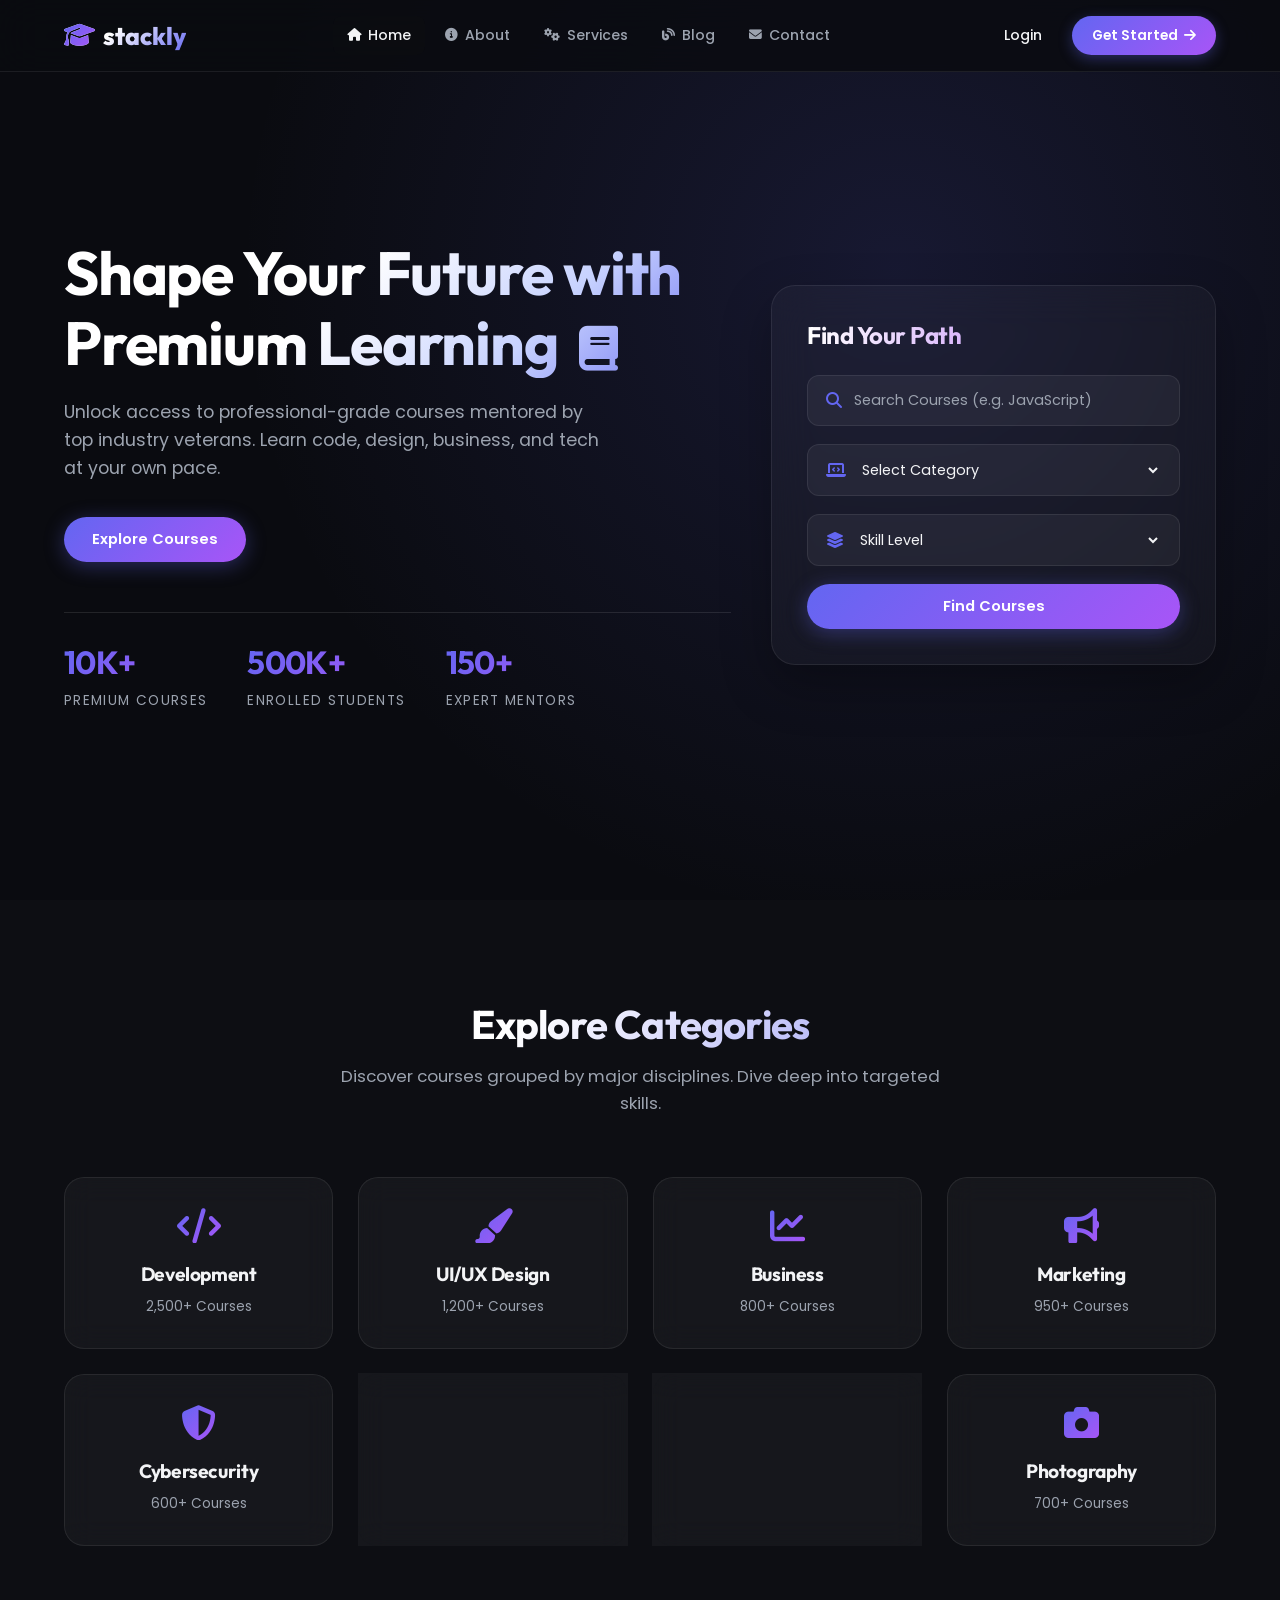
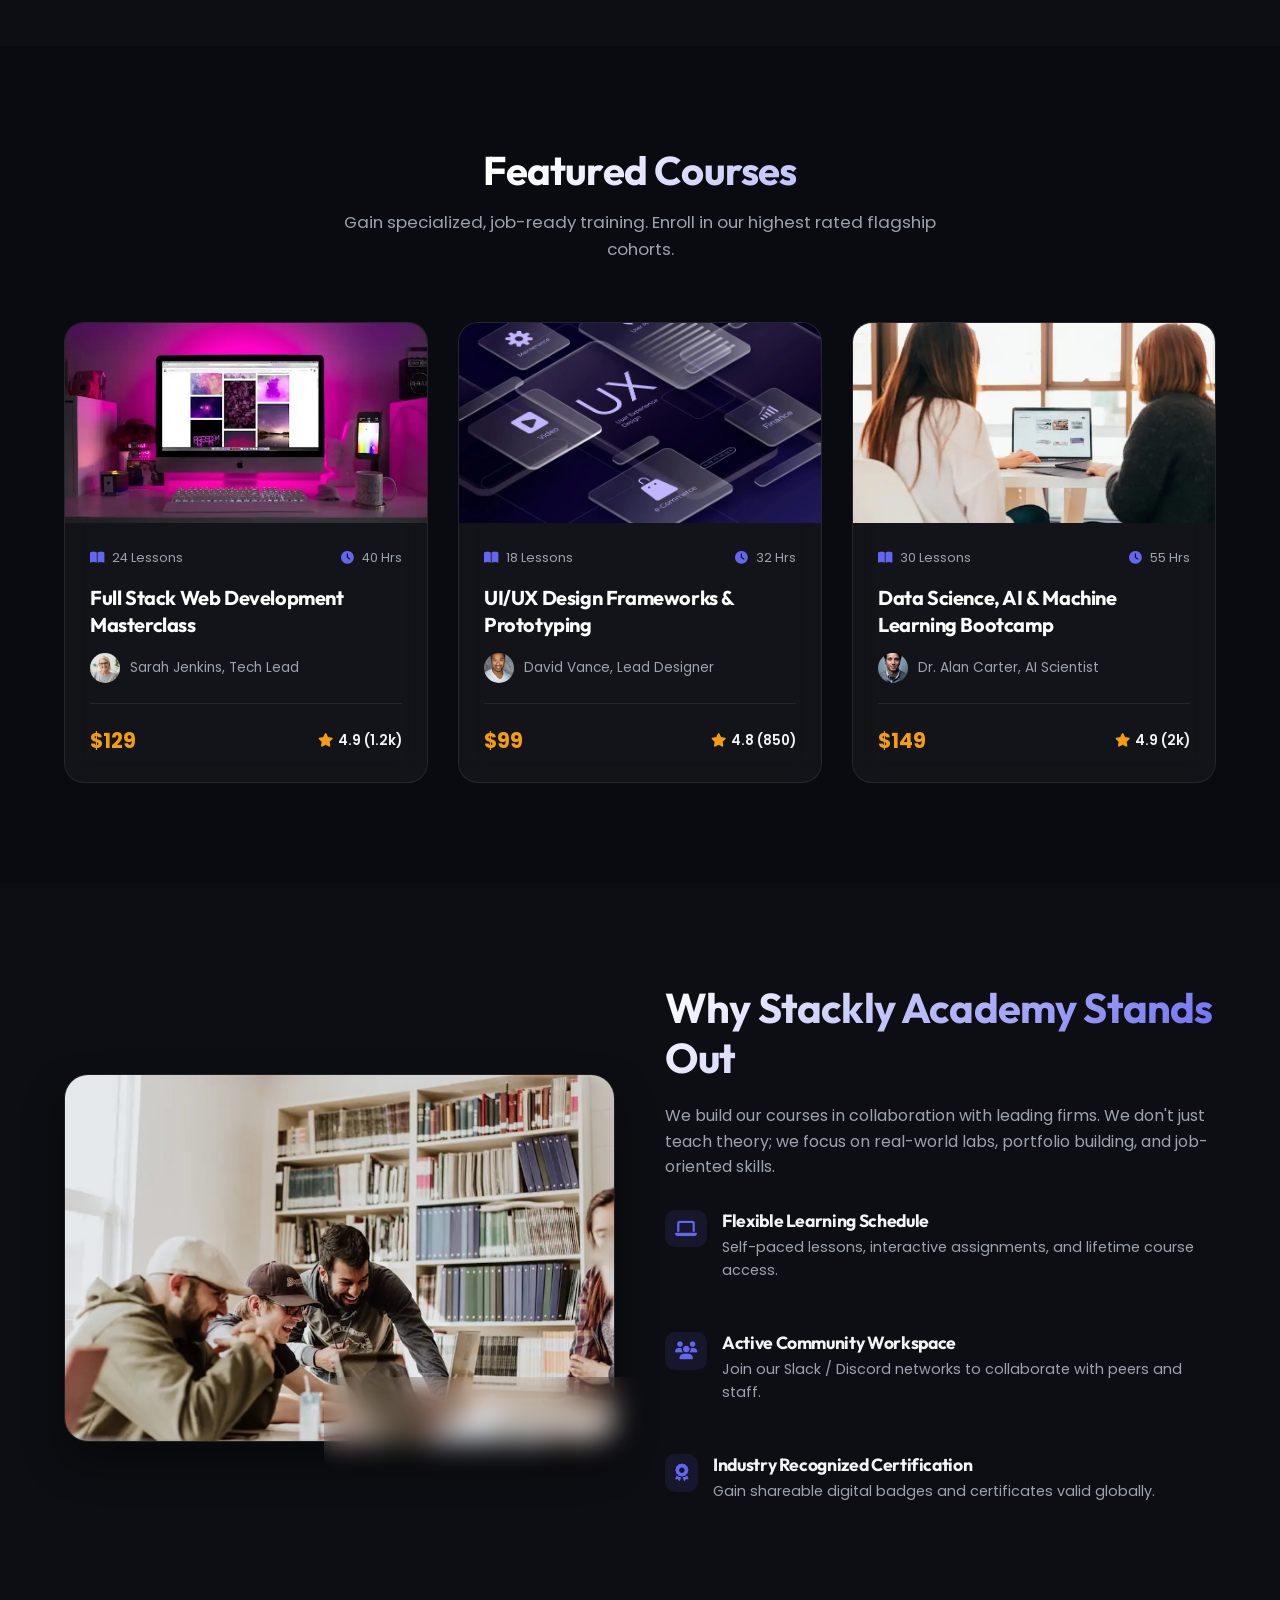
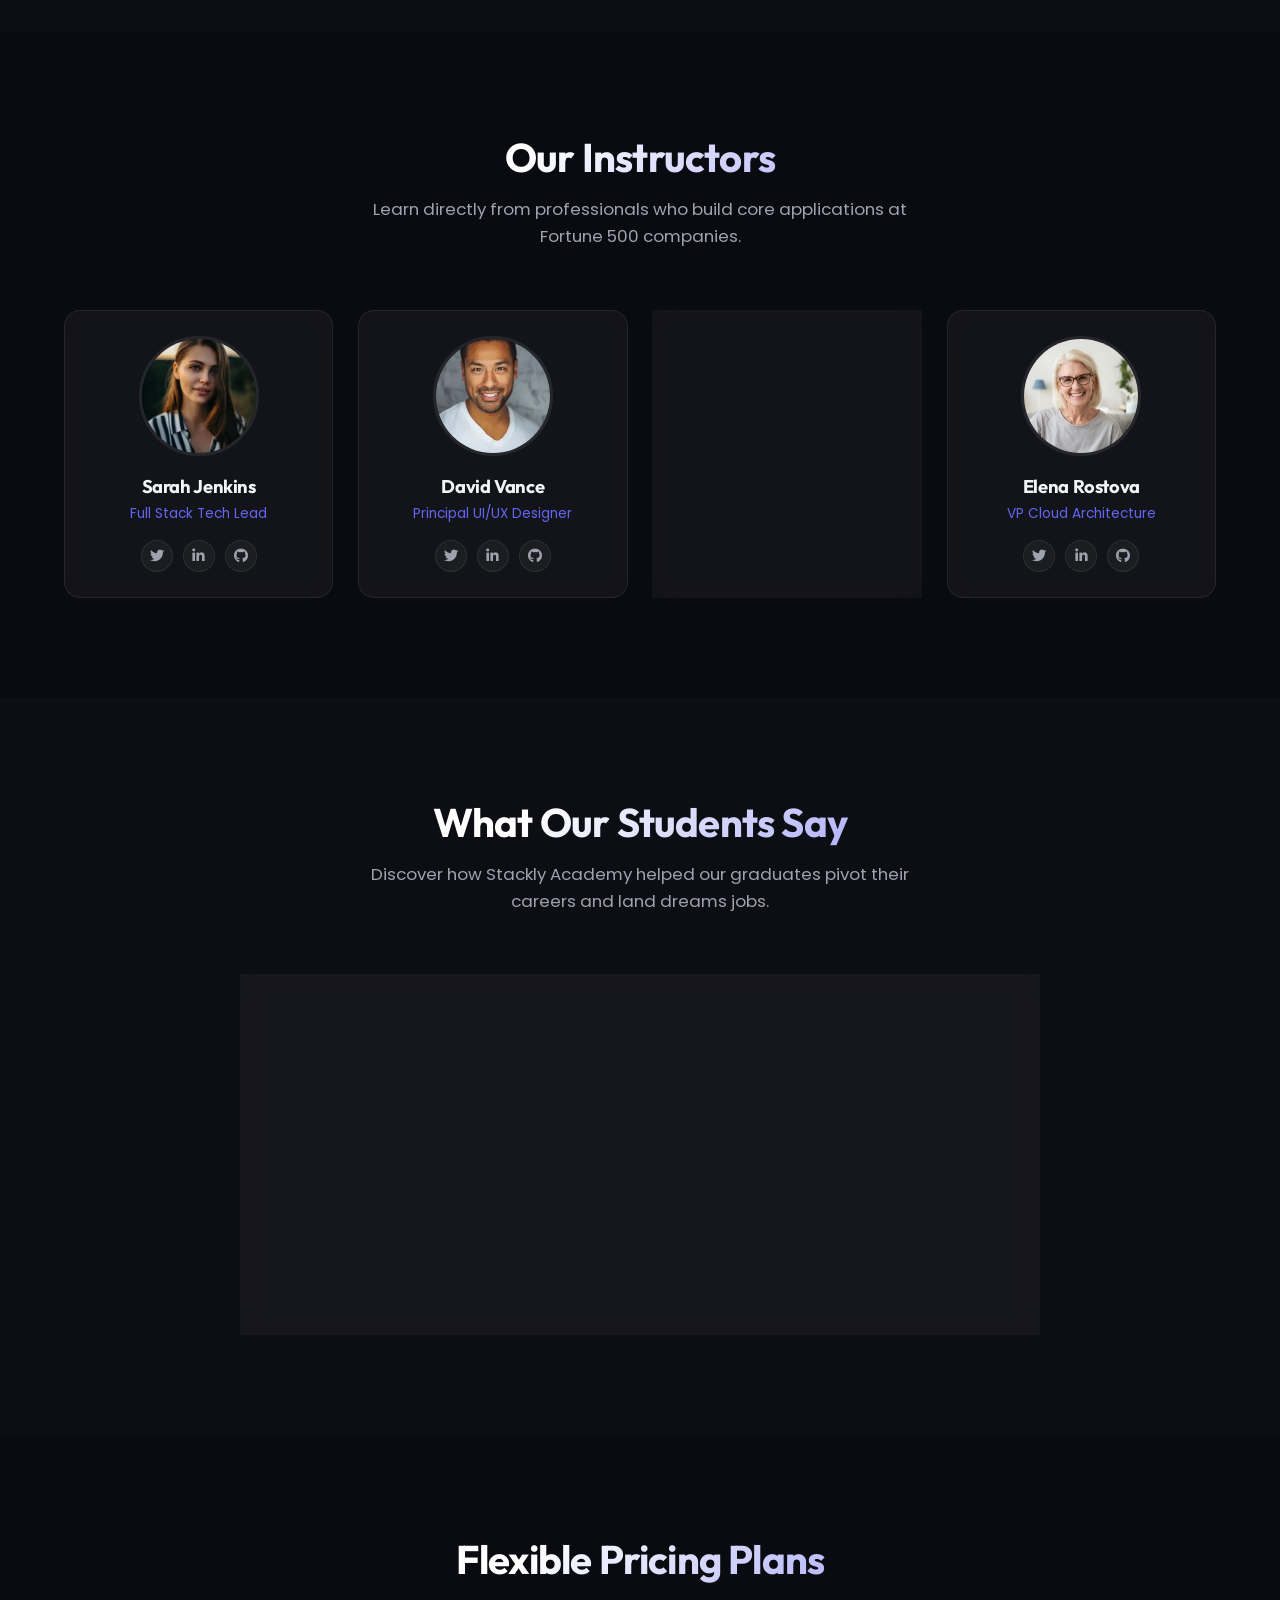
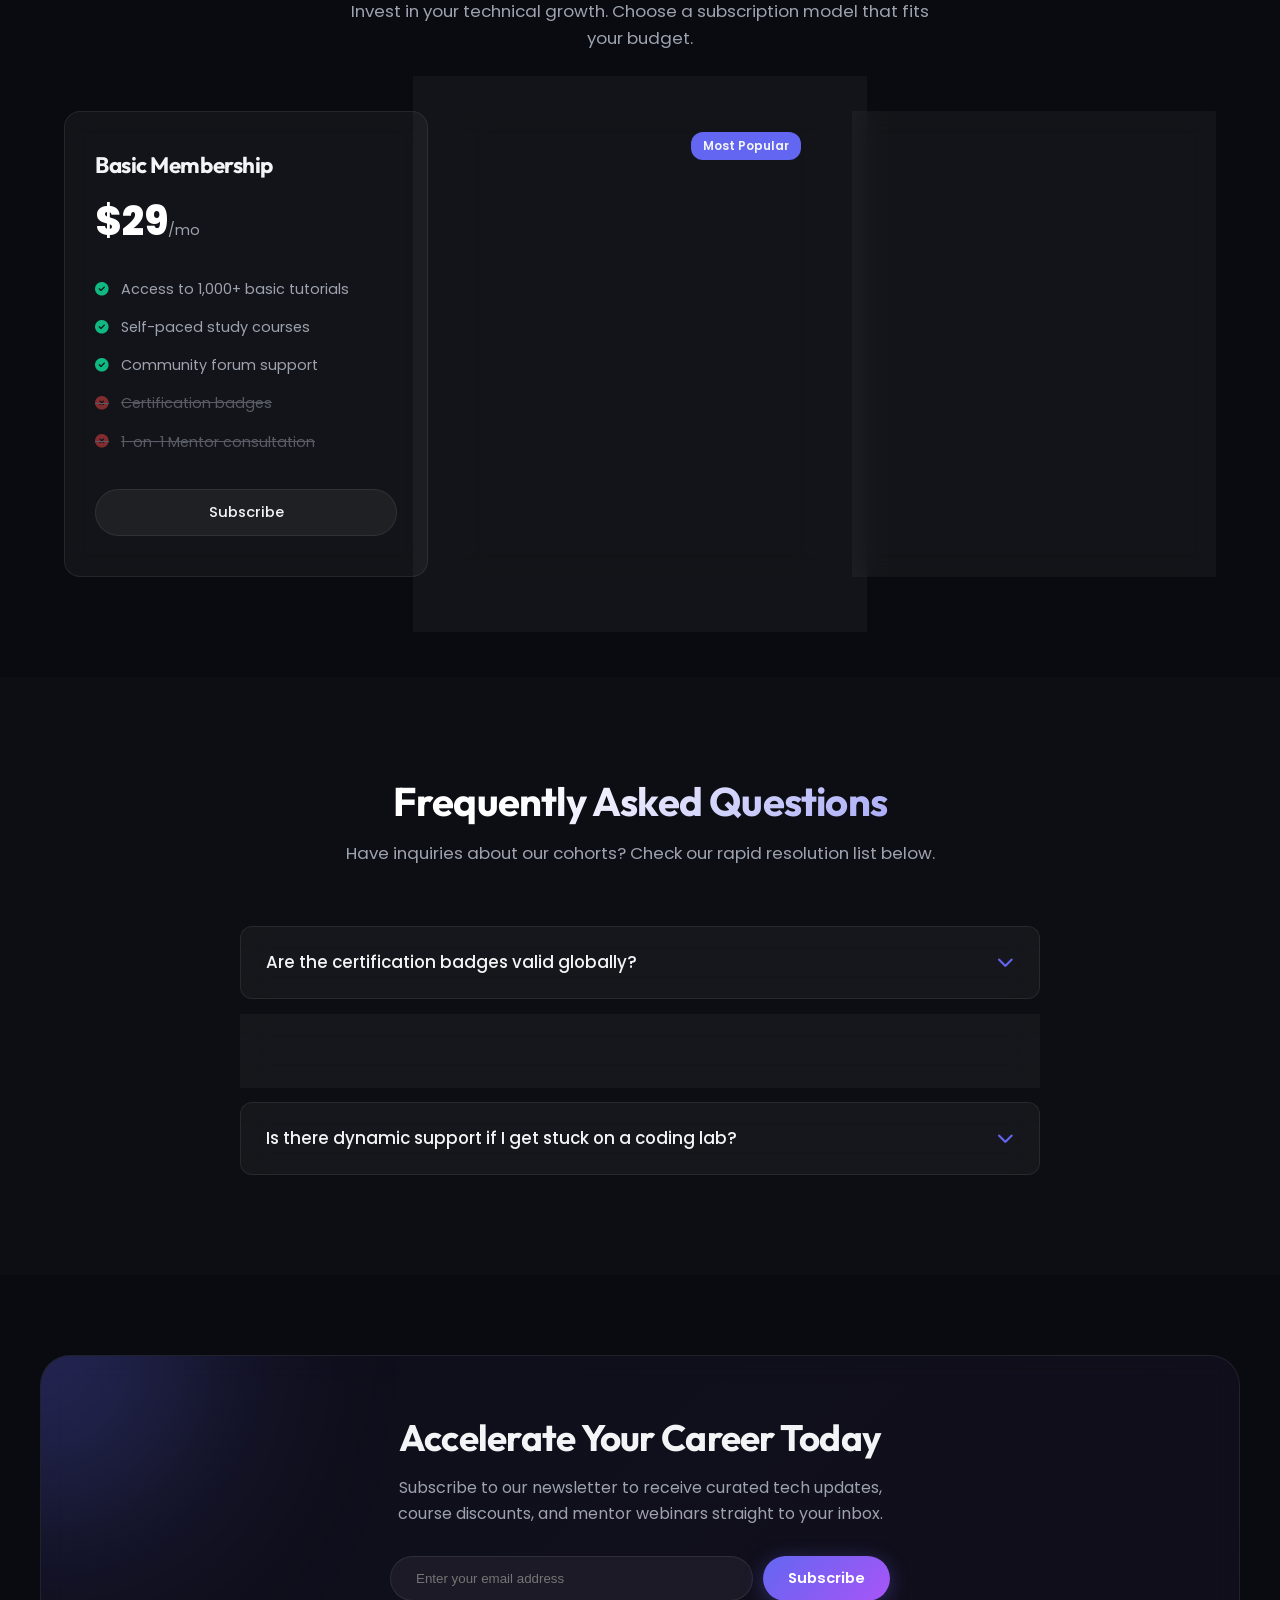
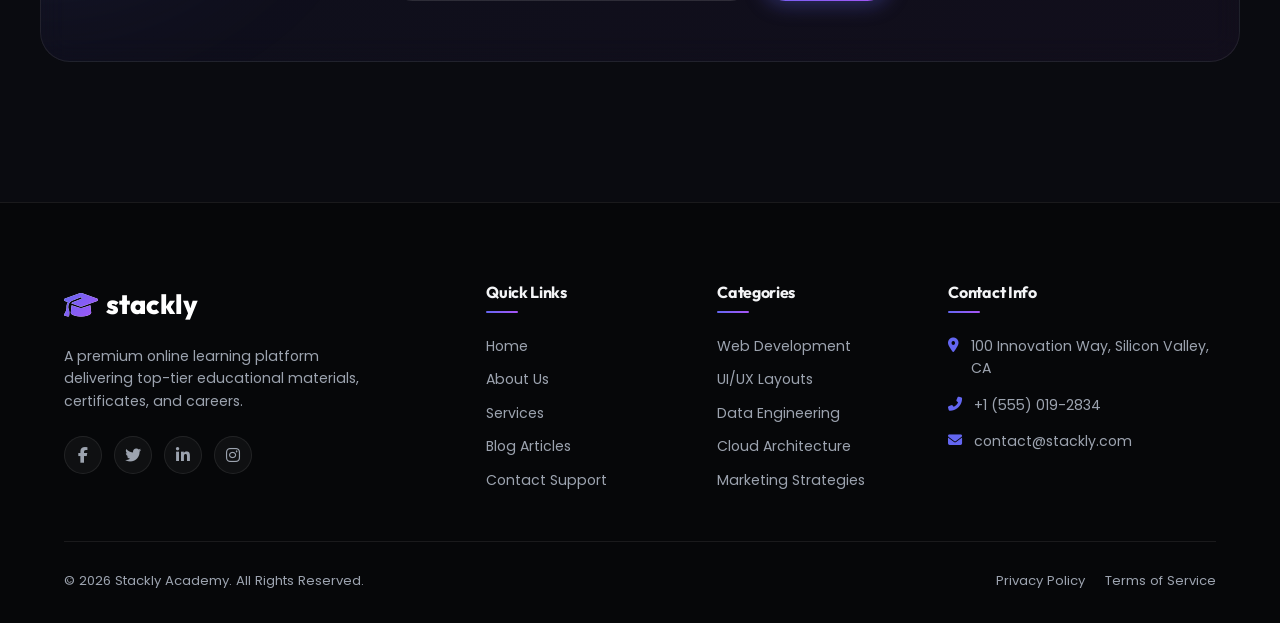
<file: index.html>
<!DOCTYPE html>
<html lang="en">
<head>
    <meta charset="UTF-8">
    <meta name="viewport" content="width=device-width, initial-scale=1.0">
    <title>Stackly Academy | Premium Online Learning Platform</title>
    <!-- Font Awesome Icons -->
    <link rel="stylesheet" href="https://cdnjs.cloudflare.com/ajax/libs/font-awesome/6.5.2/css/all.min.css">
    <!-- Global CSS -->
    <link rel="stylesheet" href="common.css">
    <!-- Page Specific CSS -->
    <link rel="stylesheet" href="style.css">
</head>
<body>

    <!-- Sticky Navigation Bar -->
    <nav class="navbar" id="myNavbar">
        <div class="logo" onclick="window.location.href='index.html'">
            <i class="fas fa-graduation-cap"></i> stackly
        </div>

        <button class="hamburger" aria-label="Toggle Navigation">
            <i class="fas fa-bars"></i>
        </button>

        <ul class="nav-menu">
            <li><a href="index.html" class="nav-link active"><i class="fas fa-home"></i> Home</a></li>
            <li><a href="about.html" class="nav-link"><i class="fas fa-info-circle"></i> About</a></li>
            <li><a href="services.html" class="nav-link"><i class="fas fa-cogs"></i> Services</a></li>
            <li><a href="blog.html" class="nav-link"><i class="fas fa-blog"></i> Blog</a></li>
            <li><a href="contact.html" class="nav-link"><i class="fas fa-envelope"></i> Contact</a></li>
            <!-- Mobile actions menu -->
            <div class="nav-actions-mobile">
                <a href="login.html" class="login-btn">Login</a>
                <a href="register.html" class="get-started-btn">Get Started <i class="fas fa-arrow-right"></i></a>
            </div>
        </ul>

        <div class="nav-actions">
            <a href="login.html" class="login-btn">Login</a>
            <a href="register.html" class="get-started-btn">Get Started <i class="fas fa-arrow-right"></i></a>
        </div>
    </nav>

    <!-- SECTION 1: Hero Section (with Slider, Overlay & Glass Lookup Card) -->
    <section class="hero-section">
        <div class="bg-slider">
            <div class="slide slide-1"></div>
            <div class="slide slide-2"></div>
            <div class="slide slide-3"></div>
        </div>
        <div class="hero-overlay"></div>

        <div class="hero-container">
            <div class="hero-content scroll-reveal">
                <h1>Shape Your Future with Premium Learning <i class="fas fa-book floating-book"></i></h1>
                <p>Unlock access to professional-grade courses mentored by top industry veterans. Learn code, design, business, and tech at your own pace.</p>
                <button class="btn-gradient">Explore Courses</button>

                <div class="hero-stats">
                    <div class="stat-item">
                        <h3>10K+</h3>
                        <span>Premium Courses</span>
                    </div>
                    <div class="stat-item">
                        <h3>500K+</h3>
                        <span>Enrolled Students</span>
                    </div>
                    <div class="stat-item">
                        <h3>150+</h3>
                        <span>Expert Mentors</span>
                    </div>
                </div>
            </div>

            <div class="hero-card-wrapper scroll-reveal">
                <div class="glass-course-card">
                    <h3>Find Your Path</h3>
                    <form id="courseLookupForm" onsubmit="event.preventDefault();">
                        <div class="input-wrapper">
                            <div class="input-group">
                                <i class="fas fa-search"></i>
                                <input type="text" placeholder="Search Courses (e.g. JavaScript)">
                            </div>
                        </div>

                        <div class="input-wrapper">
                            <div class="input-group">
                                <i class="fas fa-laptop-code"></i>
                                <select>
                                    <option value="">Select Category</option>
                                    <option value="dev">Development</option>
                                    <option value="design">UI/UX Design</option>
                                    <option value="biz">Business</option>
                                    <option value="mkt">Marketing</option>
                                </select>
                            </div>
                        </div>

                        <div class="input-wrapper">
                            <div class="input-group">
                                <i class="fas fa-layer-group"></i>
                                <select>
                                    <option value="">Skill Level</option>
                                    <option value="beg">Beginner</option>
                                    <option value="int">Intermediate</option>
                                    <option value="adv">Advanced</option>
                                </select>
                            </div>
                        </div>

                        <button type="button" class="btn-gradient full-width">Find Courses</button>
                    </form>
                </div>
            </div>
        </div>
    </section>

    <!-- SECTION 2: Trust & Numbers Section -->
    <!-- <section class="section-padding">
        <div class="container scroll-reveal">
            <div class="section-header">
                <h2>Our Achievements</h2>
                <p>Trusted by professionals worldwide for expanding technical skillsets and driving career acceleration.</p>
            </div>
            <div class="category-grid" style="grid-template-columns: repeat(4, 1fr);">
                <div class="category-card glass-panel">
                    <i class="fas fa-star" style="color: var(--accent);"></i>
                    <h3>4.9 Rating</h3>
                    <span>From 40,000+ Reviews</span>
                </div>
                <div class="category-card glass-panel">
                    <i class="fas fa-briefcase"></i>
                    <h3>95% Placement</h3>
                    <span>Dedicated Job Portal</span>
                </div>
                <div class="category-card glass-panel">
                    <i class="fas fa-handshake"></i>
                    <h3>200+ Partners</h3>
                    <span>Leading Tech Companies</span>
                </div>
                <div class="category-card glass-panel">
                    <i class="fas fa-certificate"></i>
                    <h3>Accredited</h3>
                    <span>Global Certifications</span>
                </div>
            </div>
        </div>
    </section> -->

    <!-- SECTION 3: Course Categories -->
    <section class="section-padding" style="background: rgba(255, 255, 255, 0.01);">
        <div class="container scroll-reveal">
            <div class="section-header">
                <h2>Explore Categories</h2>
                <p>Discover courses grouped by major disciplines. Dive deep into targeted skills.</p>
            </div>
            <div class="category-grid">
                <div class="category-card glass-panel">
                    <i class="fas fa-code"></i>
                    <h3>Development</h3>
                    <span>2,500+ Courses</span>
                </div>
                <div class="category-card glass-panel">
                    <i class="fas fa-paint-brush"></i>
                    <h3>UI/UX Design</h3>
                    <span>1,200+ Courses</span>
                </div>
                <div class="category-card glass-panel">
                    <i class="fas fa-chart-line"></i>
                    <h3>Business</h3>
                    <span>800+ Courses</span>
                </div>
                <div class="category-card glass-panel">
                    <i class="fas fa-bullhorn"></i>
                    <h3>Marketing</h3>
                    <span>950+ Courses</span>
                </div>
                <div class="category-card glass-panel">
                    <i class="fas fa-shield-alt"></i>
                    <h3>Cybersecurity</h3>
                    <span>600+ Courses</span>
                </div>
                <div class="category-card glass-panel">
                    <i class="fas fa-database"></i>
                    <h3>Data Science</h3>
                    <span>1,100+ Courses</span>
                </div>
                <div class="category-card glass-panel">
                    <i class="fas fa-cloud"></i>
                    <h3>Cloud Computing</h3>
                    <span>500+ Courses</span>
                </div>
                <div class="category-card glass-panel">
                    <i class="fas fa-camera"></i>
                    <h3>Photography</h3>
                    <span>700+ Courses</span>
                </div>
            </div>
        </div>
    </section>

    <!-- SECTION 4: Featured Courses Grid -->
    <section class="section-padding">
        <div class="container scroll-reveal">
            <div class="section-header">
                <h2>Featured Courses</h2>
                <p>Gain specialized, job-ready training. Enroll in our highest rated flagship cohorts.</p>
            </div>
            <div class="courses-grid">
                <!-- Course 1 -->
                <div class="course-card glass-panel">
                    <div class="course-img" style="background-image: url('./images/img1.webp');">
                        <span class="course-badge">Best Seller</span>
                    </div>
                    <div class="course-body">
                        <div class="course-meta">
                            <span><i class="fas fa-book-open"></i> 24 Lessons</span>
                            <span><i class="fas fa-clock"></i> 40 Hrs</span>
                        </div>
                        <h3>Full Stack Web Development Masterclass</h3>
                        <div class="course-instructor">
                            <img src="images/profile1.webp" alt="Instructor Profile">
                            <span>Sarah Jenkins, Tech Lead</span>
                        </div>
                        <div class="course-footer">
                            <div class="course-price">$129</div>
                            <div class="course-rating">
                                <i class="fas fa-star"></i> 4.9 (1.2k)
                            </div>
                        </div>
                    </div>
                </div>

                <!-- Course 2 -->
                <div class="course-card glass-panel">
                    <div class="course-img" style="background-image: url('images/img2_11zon.webp');">
                        <span class="course-badge">Trending</span>
                    </div>
                    <div class="course-body">
                        <div class="course-meta">
                            <span><i class="fas fa-book-open"></i> 18 Lessons</span>
                            <span><i class="fas fa-clock"></i> 32 Hrs</span>
                        </div>
                        <h3>UI/UX Design Frameworks & Prototyping</h3>
                        <div class="course-instructor">
                            <img src="images/profile2.webp" alt="Instructor Profile">
                            <span>David Vance, Lead Designer</span>
                        </div>
                        <div class="course-footer">
                            <div class="course-price">$99</div>
                            <div class="course-rating">
                                <i class="fas fa-star"></i> 4.8 (850)
                            </div>
                        </div>
                    </div>
                </div>

                <!-- Course 3 -->
                <div class="course-card glass-panel">
                    <div class="course-img" style="background-image: url('images/img3.webp');">
                        <span class="course-badge">Advanced</span>
                    </div>
                    <div class="course-body">
                        <div class="course-meta">
                            <span><i class="fas fa-book-open"></i> 30 Lessons</span>
                            <span><i class="fas fa-clock"></i> 55 Hrs</span>
                        </div>
                        <h3>Data Science, AI & Machine Learning Bootcamp</h3>
                        <div class="course-instructor">
                            <img src="./images/profile3.webp" alt="Instructor Profile">
                            <span>Dr. Alan Carter, AI Scientist</span>
                        </div>
                        <div class="course-footer">
                            <div class="course-price">$149</div>
                            <div class="course-rating">
                                <i class="fas fa-star"></i> 4.9 (2k)
                            </div>
                        </div>
                    </div>
                </div>
            </div>
        </div>
    </section>

    <!-- SECTION 5: Why Choose Us -->
    <section class="section-padding" style="background: rgba(255, 255, 255, 0.01);">
        <div class="container scroll-reveal">
            <div class="why-container">
                <div class="why-image-wrapper">
                    <img src="./images/img4.webp" class="why-image" alt="Students studying together">
                    <div class="why-floating-card glass-panel">
                        <i class="fas fa-trophy"></i>
                        <div>
                            <h4>Top Rated Platform</h4>
                            <p>Global student excellence choice</p>
                        </div>
                    </div>
                </div>
                <div class="why-content">
                    <h2>Why Stackly Academy Stands Out</h2>
                    <p>We build our courses in collaboration with leading firms. We don't just teach theory; we focus on real-world labs, portfolio building, and job-oriented skills.</p>
                    <div class="why-features">
                        <div class="why-feature-item">
                            <i class="fas fa-laptop"></i>
                            <div>
                                <h3>Flexible Learning Schedule</h3>
                                <p>Self-paced lessons, interactive assignments, and lifetime course access.</p>
                            </div>
                        </div>
                        <div class="why-feature-item">
                            <i class="fas fa-users"></i>
                            <div>
                                <h3>Active Community Workspace</h3>
                                <p>Join our Slack / Discord networks to collaborate with peers and staff.</p>
                            </div>
                        </div>
                        <div class="why-feature-item">
                            <i class="fas fa-award"></i>
                            <div>
                                <h3>Industry Recognized Certification</h3>
                                <p>Gain shareable digital badges and certificates valid globally.</p>
                            </div>
                        </div>
                    </div>
                </div>
            </div>
        </div>
    </section>

    <!-- SECTION 6: Mentors / Instructors -->
    <section class="section-padding">
        <div class="container scroll-reveal">
            <div class="section-header">
                <h2>Our Instructors</h2>
                <p>Learn directly from professionals who build core applications at Fortune 500 companies.</p>
            </div>
            <div class="mentors-grid">
                <!-- Mentor 1 -->
                <div class="mentor-card glass-panel">
                    <img src="./images/profile4.webp" class="mentor-img" alt="Mentor Profile">
                    <h3>Sarah Jenkins</h3>
                    <p>Full Stack Tech Lead</p>
                    <div class="social-icons">
                        <a href="404.html" class="social-icon"><i class="fab fa-twitter"></i></a>
                        <a href="404.html" class="social-icon"><i class="fab fa-linkedin-in"></i></a>
                        <a href="404.html" class="social-icon"><i class="fab fa-github"></i></a>
                    </div>
                </div>

                <!-- Mentor 2 -->
                <div class="mentor-card glass-panel">
                    <img src="./images/profile2.webp" class="mentor-img" alt="Mentor Profile">
                    <h3>David Vance</h3>
                    <p>Principal UI/UX Designer</p>
                    <div class="social-icons">
                        <a href="404.html" class="social-icon"><i class="fab fa-twitter"></i></a>
                        <a href="404.html" class="social-icon"><i class="fab fa-linkedin-in"></i></a>
                        <a href="404.html" class="social-icon"><i class="fab fa-github"></i></a>
                    </div>
                </div>

                <!-- Mentor 3 -->
                <div class="mentor-card glass-panel">
                    <img src="./images/profile3.webp" class="mentor-img" alt="Mentor Profile">
                    <h3>Dr. Alan Carter</h3>
                    <p>Machine Learning Lead</p>
                    <div class="social-icons">
                        <a href="404.html" class="social-icon"><i class="fab fa-twitter"></i></a>
                        <a href="404.html" class="social-icon"><i class="fab fa-linkedin-in"></i></a>
                        <a href="404.html" class="social-icon"><i class="fab fa-github"></i></a>
                    </div>
                </div>

                <!-- Mentor 4 -->
                <div class="mentor-card glass-panel">
                    <img src="./images/profile1.webp" class="mentor-img" alt="Mentor Profile">
                    <h3>Elena Rostova</h3>
                    <p>VP Cloud Architecture</p>
                    <div class="social-icons">
                        <a href="404.html" class="social-icon"><i class="fab fa-twitter"></i></a>
                        <a href="404.html" class="social-icon"><i class="fab fa-linkedin-in"></i></a>
                        <a href="404.html" class="social-icon"><i class="fab fa-github"></i></a>
                    </div>
                </div>
            </div>
        </div>
    </section>

    <!-- SECTION 7: Testimonial Slider -->
    <section class="section-padding" style="background: rgba(255, 255, 255, 0.01);">
        <div class="container scroll-reveal">
            <div class="section-header">
                <h2>What Our Students Say</h2>
                <p>Discover how Stackly Academy helped our graduates pivot their careers and land dreams jobs.</p>
            </div>

            <div class="testimonial-container glass-panel">
                <div class="testimonial-track">
                    <!-- Slide 1 -->
                    <div class="testimonial-slide">
                        <p>The Full Stack Web Development cohort was life-changing. The projects were challenging and mirrored the tasks I now perform as a Software Engineer at Microsoft. The mentor guidance was top-notch.</p>
                        <div class="testi-user">
                            <img src="./images/profile1.webp" alt="Student Profile">
                            <div class="testi-info">
                                <h4>Amanda Clark</h4>
                                <span>Software Engineer, Microsoft</span>
                            </div>
                        </div>
                    </div>

                    <!-- Slide 2 -->
                    <div class="testimonial-slide">
                        <p>Transitioning from Graphic Design to UX Design felt daunting until I took David's masterclass. The structuring of user testing and wireframe iterations completely reshaped my perspective.</p>
                        <div class="testi-user">
                            <img src="./images/profile2.webp" alt="Student Profile">
                            <div class="testi-info">
                                <h4>Marcus Thorne</h4>
                                <span>UI/UX Designer, Figma</span>
                            </div>
                        </div>
                    </div>

                    <!-- Slide 3 -->
                    <div class="testimonial-slide">
                        <p>The AI and Machine Learning bootcamp was extensive and hands-on. We deployed real-world predictive models and NLP tasks. I secured a Machine Learning Internship within weeks of graduating.</p>
                        <div class="testi-user">
                            <img src="./images/profile4.webp" alt="Student Profile">
                            <div class="testi-info">
                                <h4>Lila Patel</h4>
                                <span>ML Intern, NVIDIA</span>
                            </div>
                        </div>
                    </div>
                </div>

                <div class="slider-dots">
                    <span class="dot active"></span>
                    <span class="dot"></span>
                    <span class="dot"></span>
                </div>
            </div>
        </div>
    </section>

    <!-- SECTION 8: Pricing Tiers -->
    <section class="section-padding">
        <div class="container scroll-reveal">
            <div class="section-header">
                <h2>Flexible Pricing Plans</h2>
                <p>Invest in your technical growth. Choose a subscription model that fits your budget.</p>
            </div>
            <div class="pricing-grid">
                <!-- Basic Plan -->
                <div class="pricing-card glass-panel">
                    <h3>Basic Membership</h3>
                    <div class="pricing-price">$29<span>/mo</span></div>
                    <ul>
                        <li><i class="fas fa-check-circle"></i> Access to 1,000+ basic tutorials</li>
                        <li><i class="fas fa-check-circle"></i> Self-paced study courses</li>
                        <li><i class="fas fa-check-circle"></i> Community forum support</li>
                        <li class="disabled"><i class="fas fa-times-circle"></i> Certification badges</li>
                        <li class="disabled"><i class="fas fa-times-circle"></i> 1-on-1 Mentor consultation</li>
                    </ul>
                    <button class="btn-secondary">Subscribe</button>
                </div>

                <!-- Premium Plan -->
                <div class="pricing-card glass-panel popular">
                    <span class="popular-badge">Most Popular</span>
                    <h3>Premium Pass</h3>
                    <div class="pricing-price">$59<span>/mo</span></div>
                    <ul>
                        <li><i class="fas fa-check-circle"></i> Access to all 10,000+ courses</li>
                        <li><i class="fas fa-check-circle"></i> Digital verified certificates</li>
                        <li><i class="fas fa-check-circle"></i> Slack channel collaboration</li>
                        <li><i class="fas fa-check-circle"></i> Interactive code labs</li>
                        <li class="disabled"><i class="fas fa-times-circle"></i> 1-on-1 Mentor consultation</li>
                    </ul>
                    <button class="btn-gradient">Get Premium</button>
                </div>

                <!-- Elite Plan -->
                <div class="pricing-card glass-panel">
                    <h3>Elite Mentor</h3>
                    <div class="pricing-price">$99<span>/mo</span></div>
                    <ul>
                        <li><i class="fas fa-check-circle"></i> Everything in Premium Pass</li>
                        <li><i class="fas fa-check-circle"></i> Unlimited verified certifications</li>
                        <li><i class="fas fa-check-circle"></i> Monthly 1-on-1 expert support</li>
                        <li><i class="fas fa-check-circle"></i> Job placement referral portal</li>
                        <li><i class="fas fa-check-circle"></i> Access to live tech conferences</li>
                    </ul>
                    <button class="btn-secondary">Get Elite</button>
                </div>
            </div>
        </div>
    </section>

    <!-- SECTION 9: FAQ Accordion -->
    <section class="section-padding" style="background: rgba(255, 255, 255, 0.01);">
        <div class="container scroll-reveal">
            <div class="section-header">
                <h2>Frequently Asked Questions</h2>
                <p>Have inquiries about our cohorts? Check our rapid resolution list below.</p>
            </div>
            <div class="faq-accordion">
                <!-- Item 1 -->
                <div class="faq-item glass-panel">
                    <div class="faq-question">
                        <span>Are the certification badges valid globally?</span>
                        <i class="fas fa-chevron-down"></i>
                    </div>
                    <div class="faq-answer">
                        <p>Yes. Our credentials are back-linked to credible verification authorities and can be linked to your LinkedIn profile or resume for recruiter checks.</p>
                    </div>
                </div>

                <!-- Item 2 -->
                <div class="faq-item glass-panel">
                    <div class="faq-question">
                        <span>Can I request a refund if a course isn't suitable?</span>
                        <i class="fas fa-chevron-down"></i>
                    </div>
                    <div class="faq-answer">
                        <p>Absolutely. We offer a full 14-day refund window for subscriptions or direct cohorts if you are not fully satisfied with your experience.</p>
                    </div>
                </div>

                <!-- Item 3 -->
                <div class="faq-item glass-panel">
                    <div class="faq-question">
                        <span>Is there dynamic support if I get stuck on a coding lab?</span>
                        <i class="fas fa-chevron-down"></i>
                    </div>
                    <div class="faq-answer">
                        <p>Yes. Premium students gain access to dedicated Slack workspaces populated by technical mentors and teaching assistants who resolve ticketed queries.</p>
                    </div>
                </div>
            </div>
        </div>
    </section>

    <!-- SECTION 10: Bottom CTA Newsletter Section -->
    <section class="cta-section container scroll-reveal">
        <div class="cta-box glass-panel">
            <h2>Accelerate Your Career Today</h2>
            <p>Subscribe to our newsletter to receive curated tech updates, course discounts, and mentor webinars straight to your inbox.</p>
            <form class="cta-form" onsubmit="event.preventDefault();">
                <input type="email" placeholder="Enter your email address" required>
                <button type="submit" class="btn-gradient">Subscribe</button>
            </form>
        </div>
    </section>

    <!-- Footer Section -->
    <footer>
    <div class="container">
        <div class="footer-grid">
            <div class="footer-about">
                <div class="footer-logo" onclick="window.location.href='index.html'" style="cursor: pointer;">
                    <i class="fas fa-graduation-cap"></i> stackly
                </div>
                <p>A premium online learning platform delivering top-tier educational materials, certificates, and careers.</p>
                <div class="social-icons">
                    <a href="404.html" class="social-icon"><i class="fab fa-facebook-f"></i></a>
                    <a href="404.html" class="social-icon"><i class="fab fa-twitter"></i></a>
                    <a href="404.html" class="social-icon"><i class="fab fa-linkedin-in"></i></a>
                    <a href="404.html" class="social-icon"><i class="fab fa-instagram"></i></a>
                </div>
            </div>

            <div class="footer-links">
                <h4>Quick Links</h4>
                <ul>
                    <li><a href="index.html">Home</a></li>
                    <li><a href="about.html">About Us</a></li>
                    <li><a href="services.html">Services</a></li>
                    <li><a href="blog.html">Blog Articles</a></li>
                    <li><a href="contact.html">Contact Support</a></li>
                </ul>
            </div>

            <div class="footer-links">
                <h4>Categories</h4>
                <ul>
                    <li><a href="404.html">Web Development</a></li>
                    <li><a href="404.html">UI/UX Layouts</a></li>
                    <li><a href="404.html">Data Engineering</a></li>
                    <li><a href="404.html">Cloud Architecture</a></li>
                    <li><a href="404.html">Marketing Strategies</a></li>
                </ul>
            </div>

            <div class="footer-contact">
                <h4>Contact Info</h4>
                <ul>
                    <li><i class="fas fa-map-marker-alt"></i> 100 Innovation Way, Silicon Valley, CA</li>
                    <li><i class="fas fa-phone-alt"></i> +1 (555) 019-2834</li>
                    <li><i class="fas fa-envelope"></i> contact@stackly.com</li>
                </ul>
            </div>
        </div>

        <div class="footer-bottom">
            <p>&copy; 2026 Stackly Academy. All Rights Reserved.</p>
            <div class="footer-bottom-links">
                <a href="404.html">Privacy Policy</a>
                <a href="404.html">Terms of Service</a>
            </div>
        </div>
    </div>
</footer>

    <!-- Main JS -->
    <script src="script.js"></script>
</body>
</html>
</file>
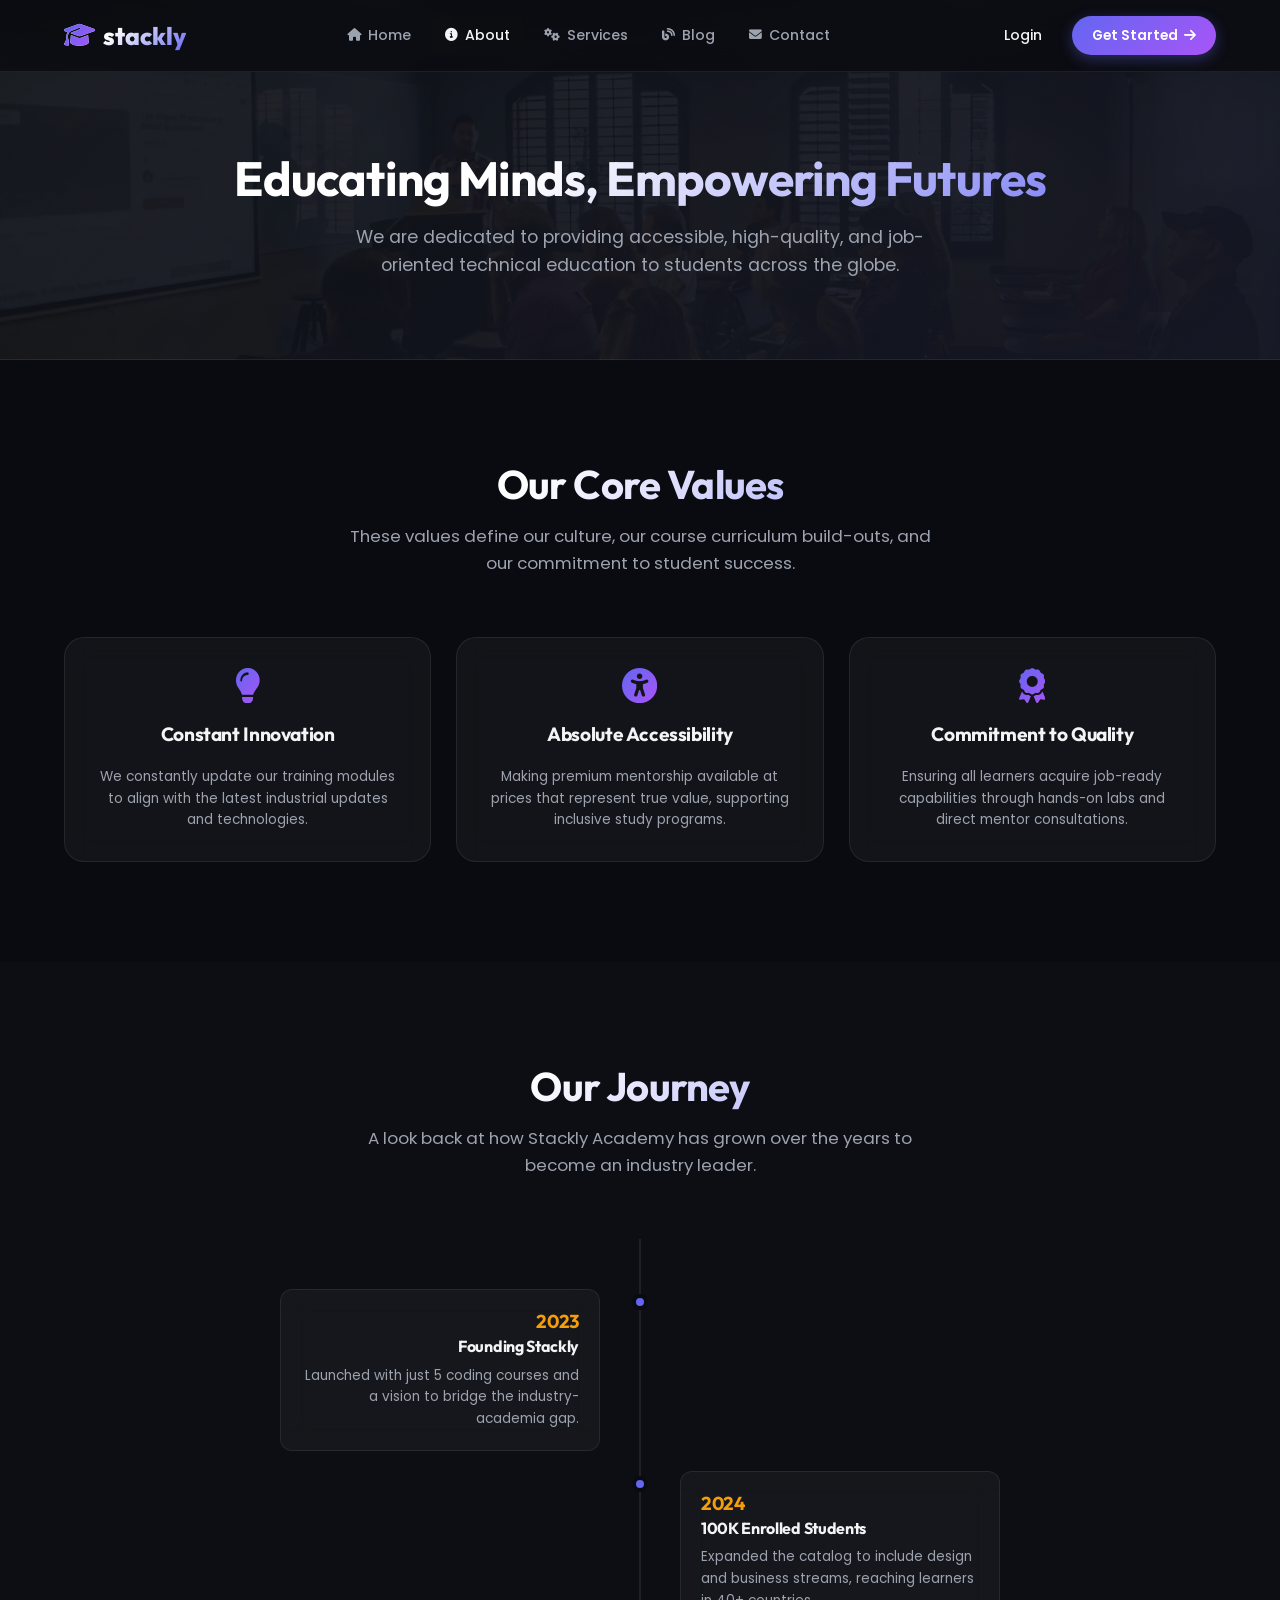
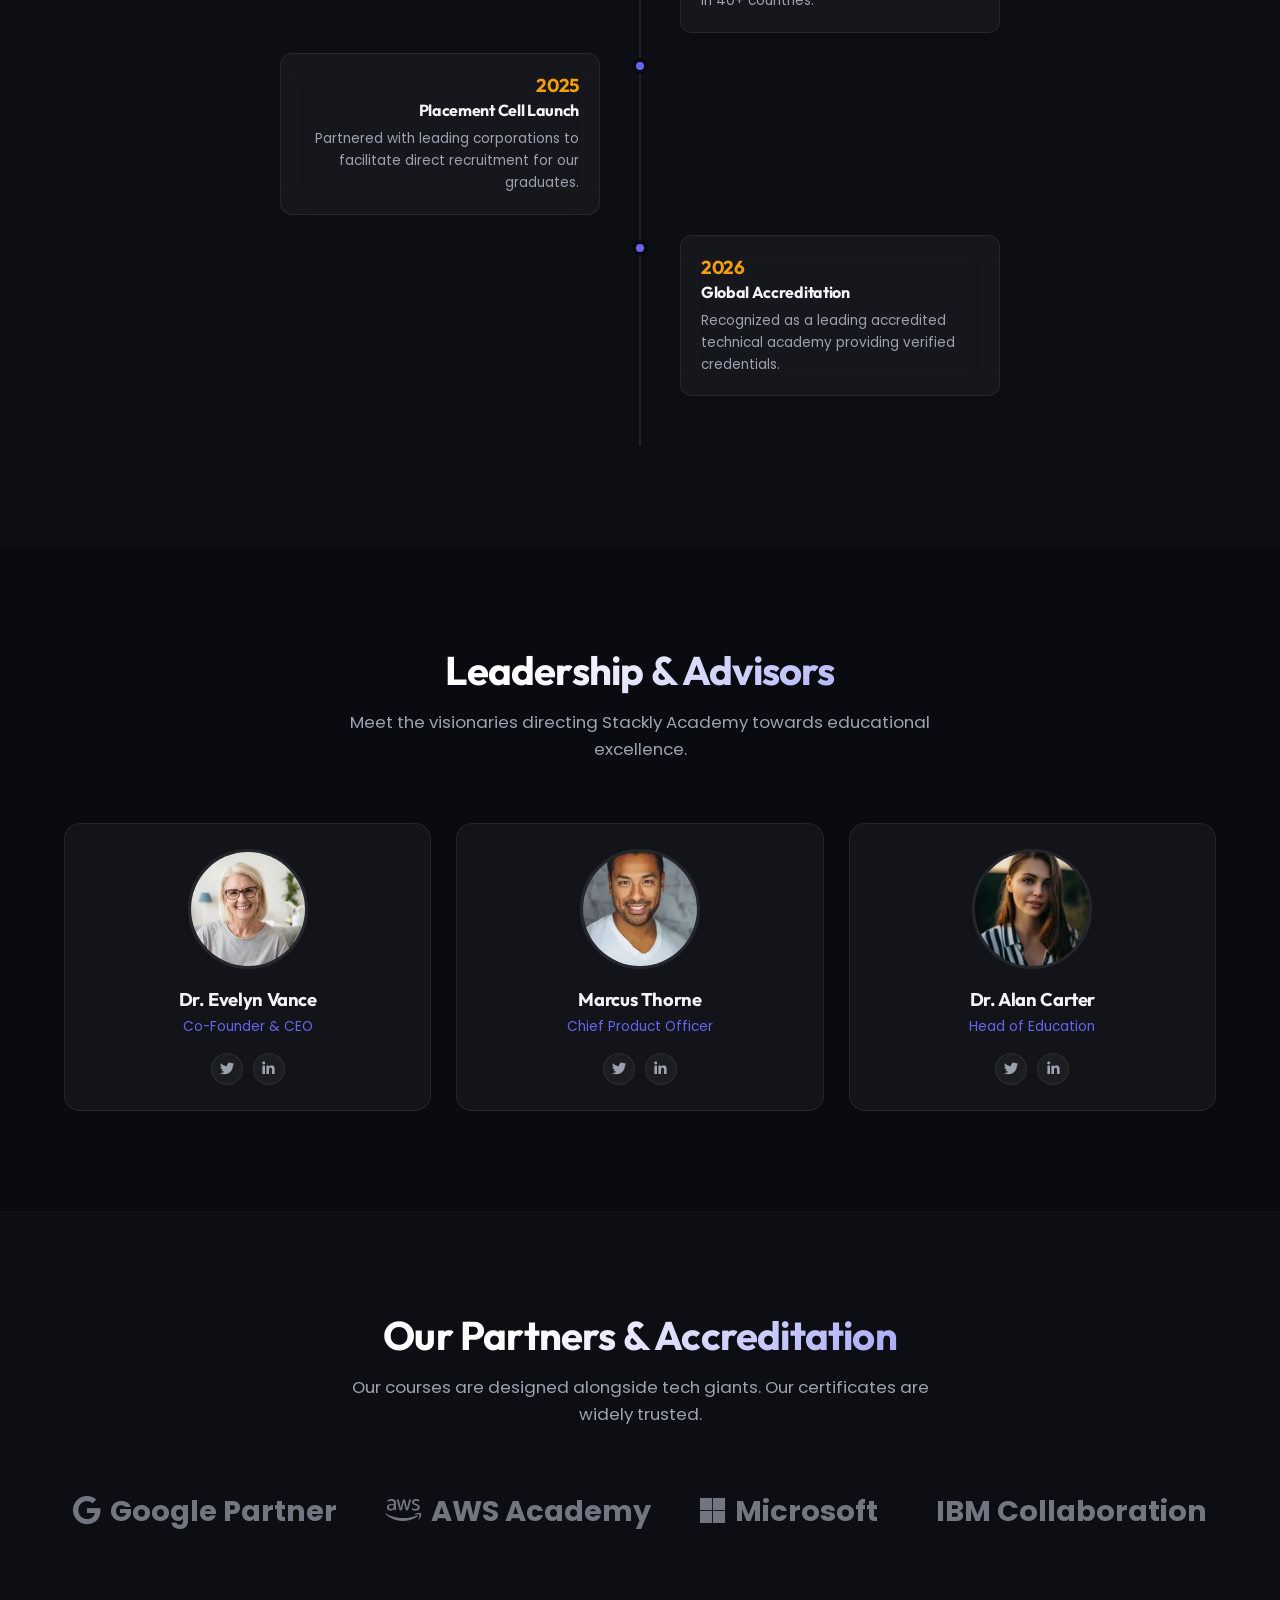
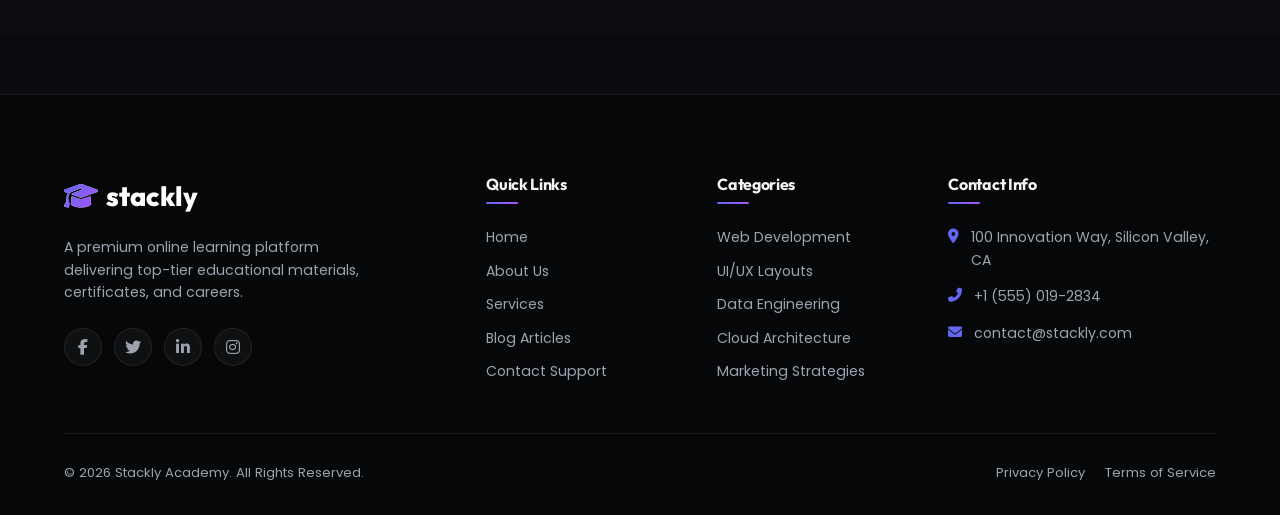
<file: about.html>
<!DOCTYPE html>
<html lang="en">
<head>
    <meta charset="UTF-8">
    <meta name="viewport" content="width=device-width, initial-scale=1.0">
    <title>About Us | Stackly Academy</title>
    <link rel="stylesheet" href="https://cdnjs.cloudflare.com/ajax/libs/font-awesome/6.5.2/css/all.min.css">
    <link rel="stylesheet" href="common.css">
    <link rel="stylesheet" href="style.css">
    <style>
        .page-hero {
            background: linear-gradient(135deg, rgba(10, 11, 16, 0.9) 0%, rgba(20, 22, 35, 0.95) 100%), url('./images/aimg_11zon.webp');
            background-size: cover;
            background-position: center;
            padding: 150px 0 80px;
            text-align: center;
            border-bottom: 1px solid var(--border-color);
        }
        .page-hero h1 {
            font-size: 3rem;
            margin-bottom: 15px;
            background: linear-gradient(135deg, #fff 40%, var(--primary) 100%);
            -webkit-background-clip: text;
            -webkit-text-fill-color: transparent;
        }
        .page-hero p {
            color: var(--text-muted);
            max-width: 600px;
            margin: 0 auto;
            font-size: 1.1rem;
        }
        .timeline {
            position: relative;
            max-width: 800px;
            margin: 0 auto;
            padding: 40px 0;
        }
        .timeline::after {
            content: '';
            position: absolute;
            width: 2px;
            background: var(--border-color);
            top: 0;
            bottom: 0;
            left: 50%;
            margin-left: -1px;
        }
        .timeline-item {
            padding: 10px 40px;
            position: relative;
            background: transparent;
            width: 50%;
        }
        .timeline-item::after {
            content: '';
            position: absolute;
            width: 16px;
            height: 16px;
            right: -8px;
            background-color: var(--primary);
            border: 4px solid var(--bg-dark);
            top: 15px;
            border-radius: 50%;
            z-index: 1;
            transition: var(--transition);
        }
        .timeline-item:hover::after {
            background-color: var(--secondary);
            transform: scale(1.2);
        }
        .left {
            left: 0;
            text-align: right;
        }
        .right {
            left: 50%;
            text-align: left;
        }
        .right::after {
            left: -8px;
        }
        .timeline-content {
            padding: 20px;
            border-radius: 12px;
        }
        .timeline-content h3 {
            color: var(--accent);
            margin-bottom: 5px;
        }
        .partner-logos {
            display: flex;
            justify-content: space-around;
            align-items: center;
            flex-wrap: wrap;
            gap: 30px;
            opacity: 0.7;
        }
        .partner-logo {
            font-size: 1.8rem;
            font-weight: 700;
            color: var(--text-muted);
            display: flex;
            align-items: center;
            gap: 10px;
        }
        @media (max-width: 768px) {
            .timeline::after {
                left: 31px;
            }
            .timeline-item {
                width: 100%;
                padding-left: 70px;
                padding-right: 25px;
                text-align: left;
            }
            .timeline-item::after {
                left: 23px;
            }
            .left {
                left: 0;
            }
            .right {
                left: 0;
            }
        }
    </style>
</head>
<body>

    <!-- Sticky Navigation Bar -->
    <nav class="navbar" id="myNavbar">
        <div class="logo" onclick="window.location.href='index.html'">
            <i class="fas fa-graduation-cap"></i> stackly
        </div>

        <button class="hamburger" aria-label="Toggle Navigation">
            <i class="fas fa-bars"></i>
        </button>

        <ul class="nav-menu">
            <li><a href="index.html" class="nav-link"><i class="fas fa-home"></i> Home</a></li>
            <li><a href="about.html" class="nav-link active"><i class="fas fa-info-circle"></i> About</a></li>
            <li><a href="services.html" class="nav-link"><i class="fas fa-cogs"></i> Services</a></li>
            <li><a href="blog.html" class="nav-link"><i class="fas fa-blog"></i> Blog</a></li>
            <li><a href="contact.html" class="nav-link"><i class="fas fa-envelope"></i> Contact</a></li>
            <div class="nav-actions-mobile">
                <a href="login.html" class="login-btn">Login</a>
                <a href="register.html" class="get-started-btn">Get Started <i class="fas fa-arrow-right"></i></a>
            </div>
        </ul>

        <div class="nav-actions">
            <a href="login.html" class="login-btn">Login</a>
            <a href="register.html" class="get-started-btn">Get Started <i class="fas fa-arrow-right"></i></a>
        </div>
    </nav>

    <!-- SECTION 1: About Hero -->
    <section class="page-hero">
        <div class="container scroll-reveal">
            <h1>Educating Minds, Empowering Futures</h1>
            <p>We are dedicated to providing accessible, high-quality, and job-oriented technical education to students across the globe.</p>
        </div>
    </section>

    <!-- SECTION 2: Core Values -->
    <section class="section-padding">
        <div class="container scroll-reveal">
            <div class="section-header">
                <h2>Our Core Values</h2>
                <p>These values define our culture, our course curriculum build-outs, and our commitment to student success.</p>
            </div>
            <div class="category-grid" style="grid-template-columns: repeat(3, 1fr);">
                <div class="category-card glass-panel">
                    <i class="fas fa-lightbulb"></i>
                    <h3>Constant Innovation</h3>
                    <p style="font-size: 0.85rem; color: var(--text-muted); margin-top: 10px;">We constantly update our training modules to align with the latest industrial updates and technologies.</p>
                </div>
                <div class="category-card glass-panel">
                    <i class="fas fa-universal-access"></i>
                    <h3>Absolute Accessibility</h3>
                    <p style="font-size: 0.85rem; color: var(--text-muted); margin-top: 10px;">Making premium mentorship available at prices that represent true value, supporting inclusive study programs.</p>
                </div>
                <div class="category-card glass-panel">
                    <i class="fas fa-award"></i>
                    <h3>Commitment to Quality</h3>
                    <p style="font-size: 0.85rem; color: var(--text-muted); margin-top: 10px;">Ensuring all learners acquire job-ready capabilities through hands-on labs and direct mentor consultations.</p>
                </div>
            </div>
        </div>
    </section>

    <!-- SECTION 3: Timeline Journey -->
    <section class="section-padding" style="background: rgba(255, 255, 255, 0.01);">
        <div class="container scroll-reveal">
            <div class="section-header">
                <h2>Our Journey</h2>
                <p>A look back at how Stackly Academy has grown over the years to become an industry leader.</p>
            </div>
            <div class="timeline">
                <div class="timeline-item left">
                    <div class="timeline-content glass-panel">
                        <h3>2023</h3>
                        <h4>Founding Stackly</h4>
                        <p style="font-size: 0.85rem; color: var(--text-muted); margin-top: 8px;">Launched with just 5 coding courses and a vision to bridge the industry-academia gap.</p>
                    </div>
                </div>
                <div class="timeline-item right">
                    <div class="timeline-content glass-panel">
                        <h3>2024</h3>
                        <h4>100K Enrolled Students</h4>
                        <p style="font-size: 0.85rem; color: var(--text-muted); margin-top: 8px;">Expanded the catalog to include design and business streams, reaching learners in 40+ countries.</p>
                    </div>
                </div>
                <div class="timeline-item left">
                    <div class="timeline-content glass-panel">
                        <h3>2025</h3>
                        <h4>Placement Cell Launch</h4>
                        <p style="font-size: 0.85rem; color: var(--text-muted); margin-top: 8px;">Partnered with leading corporations to facilitate direct recruitment for our graduates.</p>
                    </div>
                </div>
                <div class="timeline-item right">
                    <div class="timeline-content glass-panel">
                        <h3>2026</h3>
                        <h4>Global Accreditation</h4>
                        <p style="font-size: 0.85rem; color: var(--text-muted); margin-top: 8px;">Recognized as a leading accredited technical academy providing verified credentials.</p>
                    </div>
                </div>
            </div>
        </div>
    </section>

    <!-- SECTION 4: Leadership Team -->
    <section class="section-padding">
        <div class="container scroll-reveal">
            <div class="section-header">
                <h2>Leadership & Advisors</h2>
                <p>Meet the visionaries directing Stackly Academy towards educational excellence.</p>
            </div>
            <div class="mentors-grid" style="grid-template-columns: repeat(3, 1fr);">
                <!-- Leader 1 -->
                <div class="mentor-card glass-panel">
                    <img src="./images/profile1.webp" class="mentor-img" alt="Leader Profile">
                    <h3>Dr. Evelyn Vance</h3>
                    <p>Co-Founder & CEO</p>
                    <div class="social-icons">
                        <a href="404.html" class="social-icon"><i class="fab fa-twitter"></i></a>
                        <a href="404.html" class="social-icon"><i class="fab fa-linkedin-in"></i></a>
                    </div>
                </div>

                <!-- Leader 2 -->
                <div class="mentor-card glass-panel">
                    <img src="./images/profile2.webp" class="mentor-img" alt="Leader Profile">
                    <h3>Marcus Thorne</h3>
                    <p>Chief Product Officer</p>
                    <div class="social-icons">
                        <a href="404.html" class="social-icon"><i class="fab fa-twitter"></i></a>
                        <a href="404.html" class="social-icon"><i class="fab fa-linkedin-in"></i></a>
                    </div>
                </div>

                <!-- Leader 3 -->
                <div class="mentor-card glass-panel">
                    <img src="./images/profile4.webp" class="mentor-img" alt="Leader Profile">
                    <h3>Dr. Alan Carter</h3>
                    <p>Head of Education</p>
                    <div class="social-icons">
                        <a href="404.html" class="social-icon"><i class="fab fa-twitter"></i></a>
                        <a href="404.html" class="social-icon"><i class="fab fa-linkedin-in"></i></a>
                    </div>
                </div>
            </div>
        </div>
    </section>

    <!-- SECTION 5: Accreditations & Partners -->
    <section class="section-padding" style="background: rgba(255, 255, 255, 0.01);">
        <div class="container scroll-reveal">
            <div class="section-header">
                <h2>Our Partners & Accreditation</h2>
                <p>Our courses are designed alongside tech giants. Our certificates are widely trusted.</p>
            </div>
            <div class="partner-logos">
                <div class="partner-logo"><i class="fab fa-google"></i> Google Partner</div>
                <div class="partner-logo"><i class="fab fa-aws"></i> AWS Academy</div>
                <div class="partner-logo"><i class="fab fa-microsoft"></i> Microsoft</div>
                <div class="partner-logo"><i class="fab fa-ibm"></i> IBM Collaboration</div>
            </div>
        </div>
    </section>

    <!-- Footer Section -->
    <footer>
    <div class="container">
        <div class="footer-grid">
            <div class="footer-about">
                <div class="footer-logo" onclick="window.location.href='index.html'" style="cursor: pointer;">
                    <i class="fas fa-graduation-cap"></i> stackly
                </div>
                <p>A premium online learning platform delivering top-tier educational materials, certificates, and careers.</p>
                <div class="social-icons">
                    <a href="404.html" class="social-icon"><i class="fab fa-facebook-f"></i></a>
                    <a href="404.html" class="social-icon"><i class="fab fa-twitter"></i></a>
                    <a href="404.html" class="social-icon"><i class="fab fa-linkedin-in"></i></a>
                    <a href="404.html" class="social-icon"><i class="fab fa-instagram"></i></a>
                </div>
            </div>

            <div class="footer-links">
                <h4>Quick Links</h4>
                <ul>
                    <li><a href="index.html">Home</a></li>
                    <li><a href="about.html">About Us</a></li>
                    <li><a href="services.html">Services</a></li>
                    <li><a href="blog.html">Blog Articles</a></li>
                    <li><a href="contact.html">Contact Support</a></li>
                </ul>
            </div>

            <div class="footer-links">
                <h4>Categories</h4>
                <ul>
                    <li><a href="404.html">Web Development</a></li>
                    <li><a href="404.html">UI/UX Layouts</a></li>
                    <li><a href="404.html">Data Engineering</a></li>
                    <li><a href="404.html">Cloud Architecture</a></li>
                    <li><a href="404.html">Marketing Strategies</a></li>
                </ul>
            </div>

            <div class="footer-contact">
                <h4>Contact Info</h4>
                <ul>
                    <li><i class="fas fa-map-marker-alt"></i> 100 Innovation Way, Silicon Valley, CA</li>
                    <li><i class="fas fa-phone-alt"></i> +1 (555) 019-2834</li>
                    <li><i class="fas fa-envelope"></i> contact@stackly.com</li>
                </ul>
            </div>
        </div>

        <div class="footer-bottom">
            <p>&copy; 2026 Stackly Academy. All Rights Reserved.</p>
            <div class="footer-bottom-links">
                <a href="404.html">Privacy Policy</a>
                <a href="404.html">Terms of Service</a>
            </div>
        </div>
    </div>
</footer>

    <script src="script.js"></script>
</body>
</html>
</file>
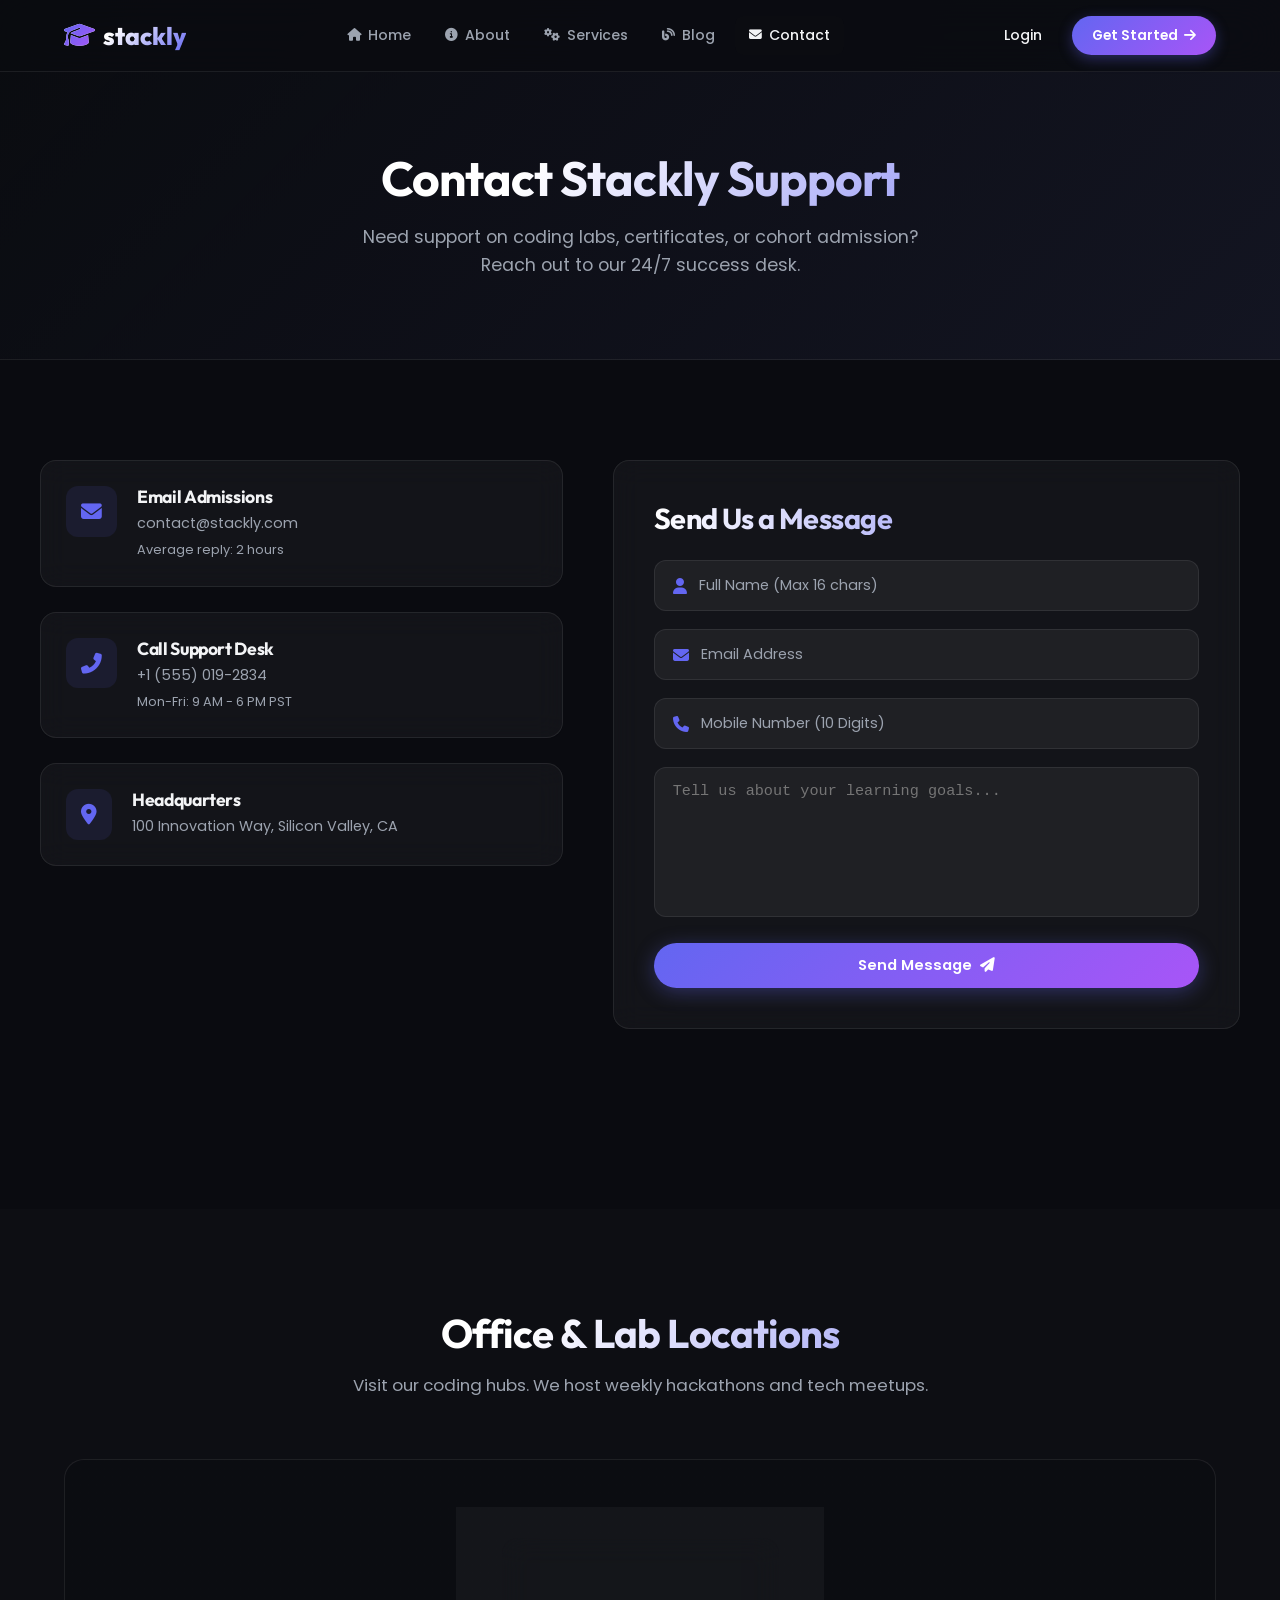
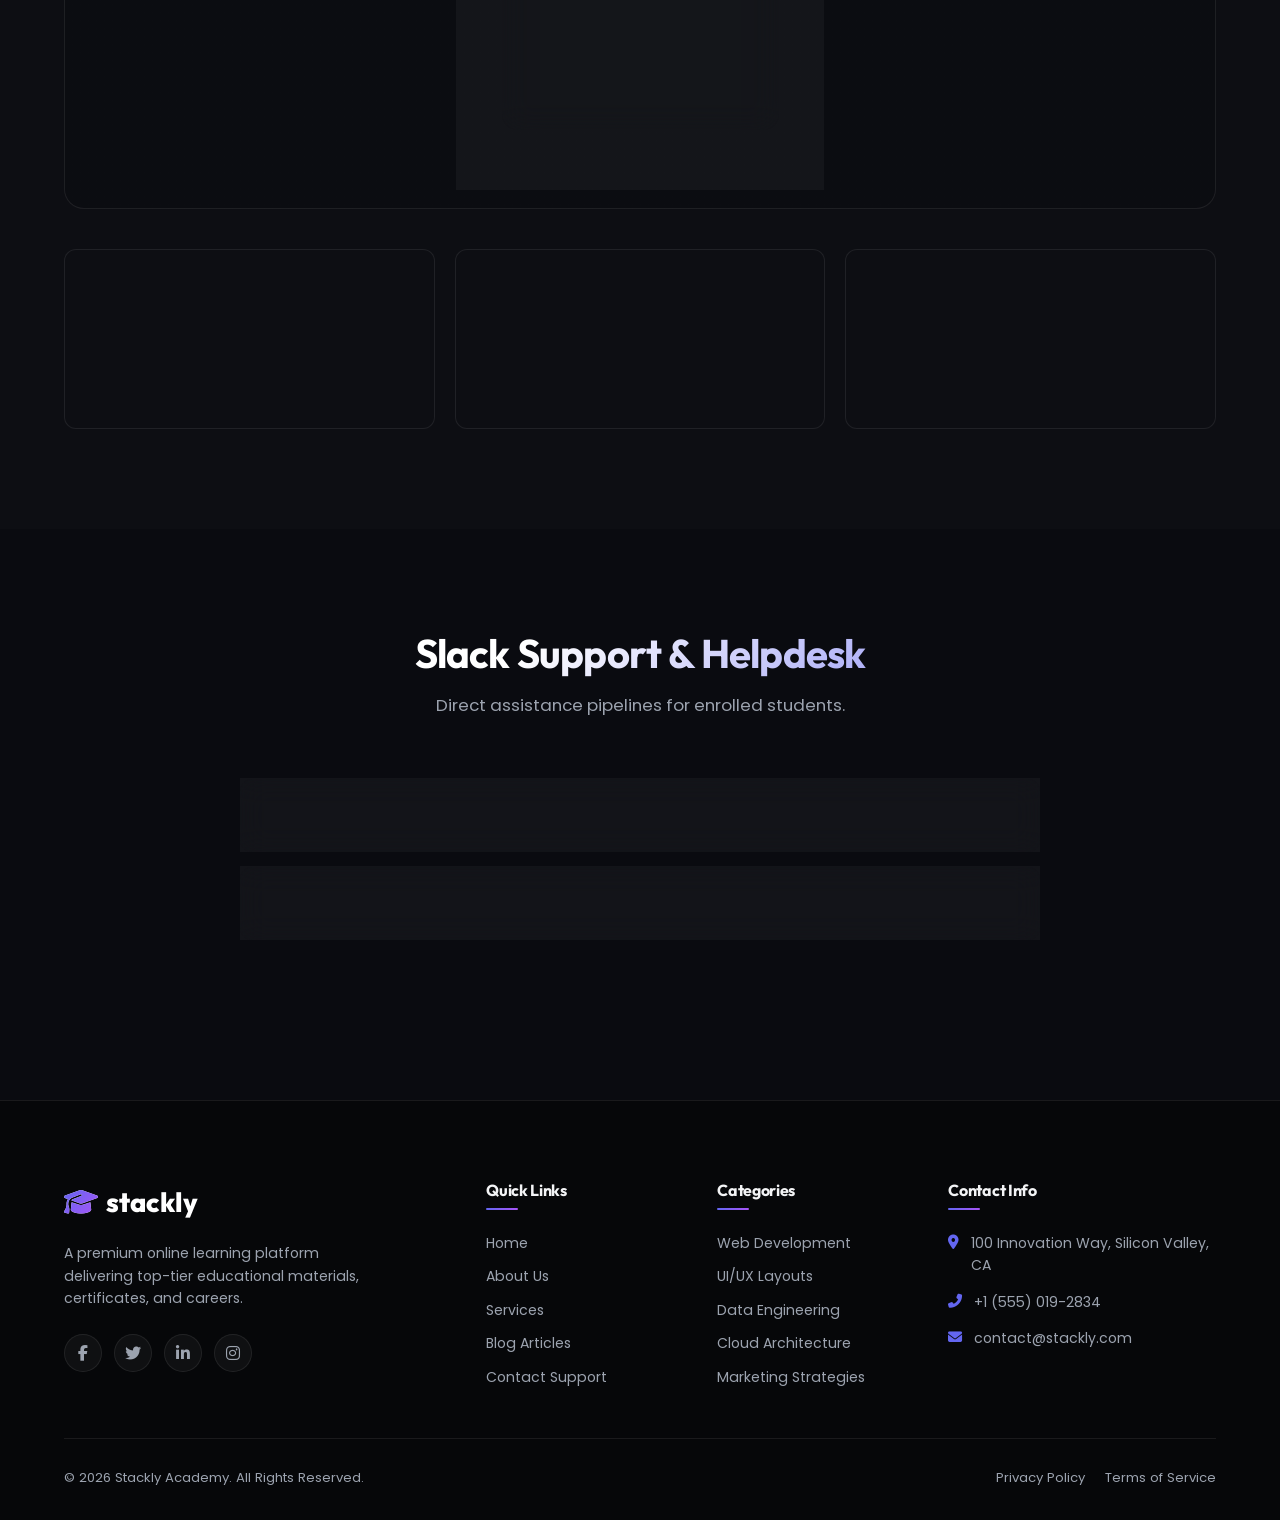
<file: contact.html>
<!DOCTYPE html>
<html lang="en">
<head>
    <meta charset="UTF-8">
    <meta name="viewport" content="width=device-width, initial-scale=1.0">
    <title>Contact Us | Stackly Academy</title>
    <link rel="stylesheet" href="https://cdnjs.cloudflare.com/ajax/libs/font-awesome/6.5.2/css/all.min.css">
    <link rel="stylesheet" href="common.css">
    <link rel="stylesheet" href="style.css">
    <style>
        .page-hero {
            background: linear-gradient(135deg, rgba(10, 11, 16, 0.85) 0%, rgba(20, 22, 35, 0.9) 100%), url('https://images.unsplash.com/photo-1524178232363-1fb2b075b655?q=80&w=1920');
            background-size: cover;
            background-position: center;
            padding: 150px 0 80px;
            text-align: center;
            border-bottom: 1px solid var(--border-color);
        }
        .page-hero h1 {
            font-size: 3rem;
            margin-bottom: 15px;
            background: linear-gradient(135deg, #fff 40%, var(--primary) 100%);
            -webkit-background-clip: text;
            -webkit-text-fill-color: transparent;
        }
        .page-hero p {
            color: var(--text-muted);
            max-width: 600px;
            margin: 0 auto;
            font-size: 1.1rem;
        }
        .contact-grid {
            display: grid;
            grid-template-columns: 1fr 1.2fr;
            gap: 50px;
            margin-bottom: 80px;
            align-items: start;
        }
        .contact-info-panel {
            display: flex;
            flex-direction: column;
            gap: 25px;
        }
        .info-card {
            padding: 25px;
            display: flex;
            align-items: flex-start;
            gap: 20px;
        }
        .info-card i {
            background: rgba(99, 102, 241, 0.1);
            color: var(--primary);
            padding: 15px;
            border-radius: 12px;
            font-size: 1.3rem;
        }
        .info-card h3 {
            font-size: 1.1rem;
            margin-bottom: 5px;
        }
        .info-card p {
            font-size: 0.9rem;
            color: var(--text-muted);
        }
        .contact-form-panel {
            padding: 40px;
        }
        .contact-form-panel h2 {
            font-size: 1.8rem;
            margin-bottom: 25px;
            background: linear-gradient(90deg, #fff, var(--primary));
            -webkit-background-clip: text;
            -webkit-text-fill-color: transparent;
        }
        textarea.message-input {
            width: 100%;
            height: 150px;
            background: rgba(255, 255, 255, 0.05);
            border: 1px solid var(--border-color);
            border-radius: 12px;
            padding: 14px 18px;
            color: #fff;
            font-size: 0.95rem;
            outline: none;
            resize: none;
            transition: var(--transition);
        }
        textarea.message-input:focus {
            border-color: var(--primary);
            box-shadow: 0 0 10px rgba(99, 102, 241, 0.2);
        }
        .mock-map {
            width: 100%;
            height: 350px;
            border-radius: 20px;
            overflow: hidden;
            border: 1px solid var(--border-color);
            position: relative;
            background: linear-gradient(rgba(10,11,16,0.5), rgba(10,11,16,0.5)), url('https://images.unsplash.com/photo-1524661135-423995f22d0b?q=80&w=1200');
            background-size: cover;
            background-position: center;
            display: flex;
            align-items: center;
            justify-content: center;
        }
        .map-overlay-card {
            text-align: center;
            padding: 25px;
            max-width: 320px;
            box-shadow: 0 15px 30px rgba(0,0,0,0.5);
        }
        .map-overlay-card i {
            font-size: 2rem;
            color: var(--error);
            margin-bottom: 10px;
        }
        .office-photos {
            display: grid;
            grid-template-columns: repeat(3, 1fr);
            gap: 20px;
        }
        .office-photo {
            height: 180px;
            border-radius: 12px;
            background-size: cover;
            background-position: center;
            border: 1px solid var(--border-color);
            transition: var(--transition);
        }
        .office-photo:hover {
            transform: translateY(-5px);
            border-color: var(--primary);
        }
        .error-border {
            border-color: var(--error) !important;
        }
        @media (max-width: 1024px) {
            .contact-grid {
                grid-template-columns: 1fr;
            }
        }
        @media (max-width: 768px) {
            .office-photos {
                grid-template-columns: 1fr;
            }
        }
    </style>
</head>
<body>

    <!-- Sticky Navigation Bar -->
    <nav class="navbar" id="myNavbar">
        <div class="logo" onclick="window.location.href='index.html'">
            <i class="fas fa-graduation-cap"></i> stackly
        </div>

        <button class="hamburger" aria-label="Toggle Navigation">
            <i class="fas fa-bars"></i>
        </button>

        <ul class="nav-menu">
            <li><a href="index.html" class="nav-link"><i class="fas fa-home"></i> Home</a></li>
            <li><a href="about.html" class="nav-link"><i class="fas fa-info-circle"></i> About</a></li>
            <li><a href="services.html" class="nav-link"><i class="fas fa-cogs"></i> Services</a></li>
            <li><a href="blog.html" class="nav-link"><i class="fas fa-blog"></i> Blog</a></li>
            <li><a href="contact.html" class="nav-link active"><i class="fas fa-envelope"></i> Contact</a></li>
            <div class="nav-actions-mobile">
                <a href="login.html" class="login-btn">Login</a>
                <a href="register.html" class="get-started-btn">Get Started <i class="fas fa-arrow-right"></i></a>
            </div>
        </ul>

        <div class="nav-actions">
            <a href="login.html" class="login-btn">Login</a>
            <a href="register.html" class="get-started-btn">Get Started <i class="fas fa-arrow-right"></i></a>
        </div>
    </nav>

    <!-- SECTION 1: Contact Hero -->
    <section class="page-hero">
        <div class="container scroll-reveal">
            <h1>Contact Stackly Support</h1>
            <p>Need support on coding labs, certificates, or cohort admission? Reach out to our 24/7 success desk.</p>
        </div>
    </section>

   <section class="container section-padding scroll-reveal">
    <div class="contact-grid">
        <div class="contact-info-panel">
            <div class="info-card glass-panel">
                <i class="fas fa-envelope"></i>
                <div>
                    <h3>Email Admissions</h3>
                    <p>contact@stackly.com</p>
                    <p style="margin-top: 5px; font-size: 0.8rem;">Average reply: 2 hours</p>
                </div>
            </div>

            <div class="info-card glass-panel">
                <i class="fas fa-phone-alt"></i>
                <div>
                    <h3>Call Support Desk</h3>
                    <p>+1 (555) 019-2834</p>
                    <p style="margin-top: 5px; font-size: 0.8rem;">Mon-Fri: 9 AM - 6 PM PST</p>
                </div>
            </div>

            <div class="info-card glass-panel">
                <i class="fas fa-map-marker-alt"></i>
                <div>
                    <h3>Headquarters</h3>
                    <p>100 Innovation Way, Silicon Valley, CA</p>
                </div>
            </div>
        </div>

        <div class="contact-form-panel glass-panel">
            <h2>Send Us a Message</h2>
            <form id="contactForm" onsubmit="validateContactForm(event)">
                <div class="input-wrapper">
                    <div class="input-group" id="name-group">
                        <i class="fas fa-user"></i>
                         <input
    type="text"
    id="contact-name"
    placeholder="Full Name (Max 16 chars)"
    maxlength="16"
    oninput="this.value = this.value.replace(/[^a-zA-Z\s]/g, '')">
                    </div>
                    <div class="error-text" id="error-contact-name">Please enter a valid name.</div>
                </div>

                <div class="input-wrapper">
                    <div class="input-group" id="email-group">
                        <i class="fas fa-envelope"></i>
                        <input type="email" id="contact-email" placeholder="Email Address">
                    </div>
                    <div class="error-text" id="error-contact-email">Please enter a valid email address.</div>
                </div>

                <div class="input-wrapper">
                    <div class="input-group" id="phone-group">
                        <i class="fas fa-phone"></i>
                        <input type="tel" id="contact-phone" placeholder="Mobile Number (10 Digits)" maxlength="10" oninput="this.value = this.value.replace(/[^0-9]/g, '')">
                    </div>
                    <div class="error-text" id="error-contact-phone">Mobile number must contain exactly 10 digits.</div>
                </div>

                <div class="input-wrapper">
                    <textarea class="message-input" id="contact-msg" placeholder="Tell us about your learning goals..."></textarea>
                    <div class="error-text" id="error-contact-msg">Message cannot be empty.</div>
                </div>

                <button type="submit" class="btn-gradient full-width" data-action="submit">Send Message <i class="fas fa-paper-plane"></i></button>
            </form>
        </div>
    </div>
</section>

    <!-- SECTION 4: Office Tour & Mock Maps -->
    <section class="section-padding" style="background: rgba(255, 255, 255, 0.01);">
        <div class="container scroll-reveal">
            <div class="section-header">
                <h2>Office & Lab Locations</h2>
                <p>Visit our coding hubs. We host weekly hackathons and tech meetups.</p>
            </div>
            
            <div class="mock-map" style="margin-bottom: 40px;">
                <div class="map-overlay-card glass-panel">
                    <i class="fas fa-map-marker-alt"></i>
                    <h3>Silicon Valley Hub</h3>
                    <p style="font-size: 0.85rem; color: var(--text-muted); margin-top: 5px;">100 Innovation Way, Palo Alto, CA</p>
                    <button class="btn-gradient" style="margin-top: 15px; padding: 8px 18px; font-size: 0.8rem;">Get Directions</button>
                </div>
            </div>

            <div class="office-photos">
                <div class="office-photo" style="background-image: url('https://images.unsplash.com/photo-1497366216548-37526070297c?q=80&w=400');"></div>
                <div class="office-photo" style="background-image: url('https://images.unsplash.com/photo-1497215728101-856f4ea42174?q=80&w=400');"></div>
                <div class="office-photo" style="background-image: url('https://images.unsplash.com/photo-1497366811353-6870744d04b2?q=80&w=400');"></div>
            </div>
        </div>
    </section>

    <!-- SECTION 5: FAQ & Slack Workspace Links -->
    <section class="section-padding">
        <div class="container scroll-reveal">
            <div class="section-header">
                <h2>Slack Support & Helpdesk</h2>
                <p>Direct assistance pipelines for enrolled students.</p>
            </div>
            <div class="faq-accordion">
                <div class="faq-item glass-panel">
                    <div class="faq-question">
                        <span>How can I join the student Slack community?</span>
                        <i class="fas fa-chevron-down"></i>
                    </div>
                    <div class="faq-answer">
                        <p>After enrollment is processed, an invitation link will be sent to your registered email, automatically grouping you into your cohort's workspace.</p>
                    </div>
                </div>

                <div class="faq-item glass-panel">
                    <div class="faq-question">
                        <span>Can I schedule a campus tour at Palo Alto?</span>
                        <i class="fas fa-chevron-down"></i>
                    </div>
                    <div class="faq-answer">
                        <p>Yes. Send an email to tour@stackly.com with your preferred date and time, and our student success managers will coordinate the visit.</p>
                    </div>
                </div>
            </div>
        </div>
    </section>

    <!-- Footer Section -->
    <footer>
    <div class="container">
        <div class="footer-grid">
            <div class="footer-about">
                <div class="footer-logo" onclick="window.location.href='index.html'" style="cursor: pointer;">
                    <i class="fas fa-graduation-cap"></i> stackly
                </div>
                <p>A premium online learning platform delivering top-tier educational materials, certificates, and careers.</p>
                <div class="social-icons">
                    <a href="404.html" class="social-icon"><i class="fab fa-facebook-f"></i></a>
                    <a href="404.html" class="social-icon"><i class="fab fa-twitter"></i></a>
                    <a href="404.html" class="social-icon"><i class="fab fa-linkedin-in"></i></a>
                    <a href="404.html" class="social-icon"><i class="fab fa-instagram"></i></a>
                </div>
            </div>

            <div class="footer-links">
                <h4>Quick Links</h4>
                <ul>
                    <li><a href="index.html">Home</a></li>
                    <li><a href="about.html">About Us</a></li>
                    <li><a href="services.html">Services</a></li>
                    <li><a href="blog.html">Blog Articles</a></li>
                    <li><a href="contact.html">Contact Support</a></li>
                </ul>
            </div>

            <div class="footer-links">
                <h4>Categories</h4>
                <ul>
                    <li><a href="404.html">Web Development</a></li>
                    <li><a href="404.html">UI/UX Layouts</a></li>
                    <li><a href="404.html">Data Engineering</a></li>
                    <li><a href="404.html">Cloud Architecture</a></li>
                    <li><a href="404.html">Marketing Strategies</a></li>
                </ul>
            </div>

            <div class="footer-contact">
                <h4>Contact Info</h4>
                <ul>
                    <li><i class="fas fa-map-marker-alt"></i> 100 Innovation Way, Silicon Valley, CA</li>
                    <li><i class="fas fa-phone-alt"></i> +1 (555) 019-2834</li>
                    <li><i class="fas fa-envelope"></i> contact@stackly.com</li>
                </ul>
            </div>
        </div>

        <div class="footer-bottom">
            <p>&copy; 2026 Stackly Academy. All Rights Reserved.</p>
            <div class="footer-bottom-links">
                <a href="404.html">Privacy Policy</a>
                <a href="404.html">Terms of Service</a>
            </div>
        </div>
    </div>
</footer>

    <script src="script.js"></script>
    <script>
        function validateContactForm(e) {
            e.preventDefault();
            const nameIn = document.getElementById('contact-name');
            const emailIn = document.getElementById('contact-email');
            const phoneIn = document.getElementById('contact-phone');
            const msgIn = document.getElementById('contact-msg');

            let valid = true;

            // Name validation (letters, max 16)
            const nameVal = nameIn.value.trim();
            const nameErr = document.getElementById('error-contact-name');
            const nameRegex = /^[a-zA-Z\s]+$/;
            if (nameVal === '' || !nameRegex.test(nameVal) || nameVal.length > 16) {
                nameErr.style.display = 'block';
                nameIn.parentElement.classList.add('error-border');
                valid = false;
            } else {
                nameErr.style.display = 'none';
                nameIn.parentElement.classList.remove('error-border');
            }

            // Email validation
            const emailVal = emailIn.value.trim();
            const emailErr = document.getElementById('error-contact-email');
            const emailRegex = /^[^\s@]+@[^\s@]+\.[^\s@]+$/;
            if (!emailRegex.test(emailVal)) {
                emailErr.style.display = 'block';
                emailIn.parentElement.classList.add('error-border');
                valid = false;
            } else {
                emailErr.style.display = 'none';
                emailIn.parentElement.classList.remove('error-border');
            }

            // Phone validation (10 digits)
            const phoneVal = phoneIn.value.trim();
            const phoneErr = document.getElementById('error-contact-phone');
            const phoneRegex = /^[0-9]{10}$/;
            if (!phoneRegex.test(phoneVal)) {
                phoneErr.style.display = 'block';
                phoneIn.parentElement.classList.add('error-border');
                valid = false;
            } else {
                phoneErr.style.display = 'none';
                phoneIn.parentElement.classList.remove('error-border');
            }

            // Message validation
            const msgVal = msgIn.value.trim();
            const msgErr = document.getElementById('error-contact-msg');
            if (msgVal === '') {
                msgErr.style.display = 'block';
                msgIn.classList.add('error-border');
                valid = false;
            } else {
                msgErr.style.display = 'none';
                msgIn.classList.remove('error-border');
            }

            if (valid) {
                alert('Thank you! Your message has been sent successfully. One of our student success managers will contact you soon.');
                nameIn.value = '';
                emailIn.value = '';
                phoneIn.value = '';
                msgIn.value = '';
            }
        }
    </script>
</body>
</html>
</file>
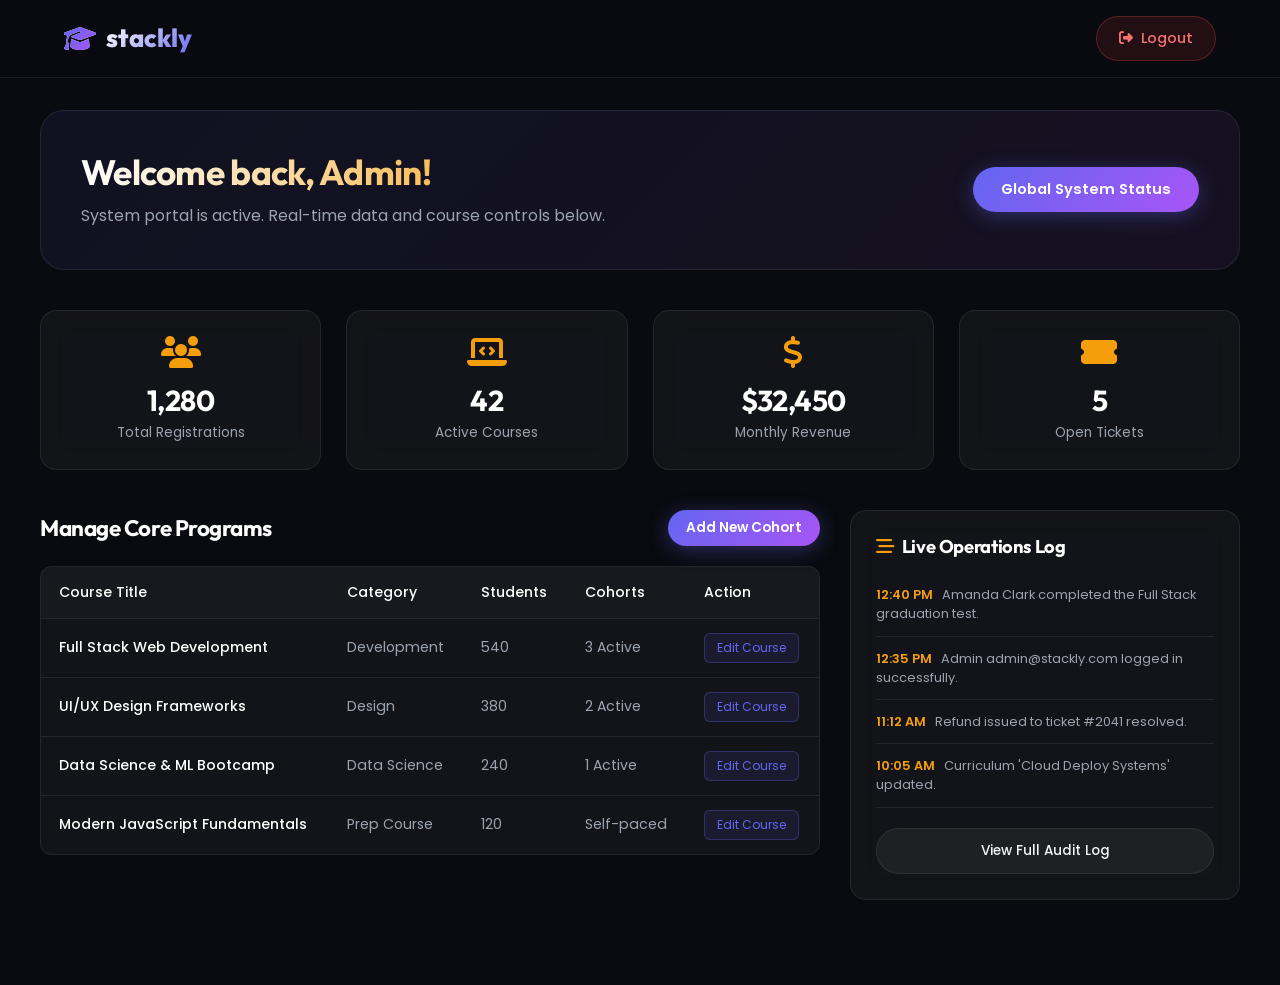
<file: dashboard-admin.html>
<!DOCTYPE html>
<html lang="en">
<head>
    <meta charset="UTF-8">
    <meta name="viewport" content="width=device-width, initial-scale=1.0">
    <title>Admin Dashboard | Stackly Academy</title>
    <link rel="stylesheet" href="https://cdnjs.cloudflare.com/ajax/libs/font-awesome/6.5.2/css/all.min.css">
    <link rel="stylesheet" href="common.css">
    <style>
        /* Dashboard Top Bar */
        .dash-topbar {
            position: fixed;
            top: 0;
            left: 0;
            width: 100%;
            z-index: 1000;
            display: flex;
            align-items: center;
            justify-content: space-between;
            padding: 16px 5%;
            background: rgba(10, 11, 16, 0.92);
            backdrop-filter: blur(20px);
            -webkit-backdrop-filter: blur(20px);
            border-bottom: 1px solid var(--border-color);
        }
        .dash-logo {
            display: flex;
            align-items: center;
            gap: 10px;
            font-family: 'Outfit', sans-serif;
            font-weight: 800;
            font-size: 1.6rem;
            background: linear-gradient(135deg, #fff 30%, var(--primary) 100%);
            -webkit-background-clip: text;
            -webkit-text-fill-color: transparent;
            cursor: pointer;
            text-decoration: none;
        }
        .dash-logo i {
            background: linear-gradient(135deg, var(--primary), var(--secondary));
            -webkit-background-clip: text;
            -webkit-text-fill-color: transparent;
        }
        .dash-topbar .logout-btn {
            display: inline-flex;
            align-items: center;
            gap: 8px;
            background: rgba(239, 68, 68, 0.1);
            border: 1px solid rgba(239, 68, 68, 0.3);
            color: #f87171;
            padding: 10px 22px;
            border-radius: 30px;
            font-weight: 500;
            font-size: 0.9rem;
            cursor: pointer;
            transition: var(--transition);
            text-decoration: none;
        }
        .dash-topbar .logout-btn:hover {
            background: rgba(239, 68, 68, 0.2);
            border-color: rgba(239, 68, 68, 0.6);
            transform: translateY(-2px);
        }
        /* Dashboard Page */
        .dashboard-container {
            padding: 110px 0 60px;
        }
        .welcome-banner {
            padding: 40px;
            border-radius: 24px;
            margin-bottom: 40px;
            display: flex;
            align-items: center;
            justify-content: space-between;
            gap: 20px;
            background: linear-gradient(135deg, rgba(99, 102, 241, 0.08) 0%, rgba(168, 85, 247, 0.08) 100%);
            border: 1px solid var(--border-color);
        }
        .welcome-text h1 {
            font-size: 2.2rem;
            margin-bottom: 10px;
            background: linear-gradient(90deg, #fff, var(--accent));
            -webkit-background-clip: text;
            -webkit-text-fill-color: transparent;
        }
        .welcome-text p { color: var(--text-muted); font-size: 1rem; }
        .metrics-grid {
            display: grid;
            grid-template-columns: repeat(4, 1fr);
            gap: 25px;
            margin-bottom: 40px;
        }
        .metric-card {
            padding: 25px;
            text-align: center;
            border-radius: 16px;
        }
        .metric-card i { font-size: 2rem; color: var(--accent); margin-bottom: 15px; }
        .metric-card h3 { font-size: 1.8rem; margin-bottom: 5px; color: #fff; }
        .metric-card p { font-size: 0.85rem; color: var(--text-muted); }
        .dashboard-grid {
            display: grid;
            grid-template-columns: 2fr 1fr;
            gap: 30px;
        }
        .panel-header {
            display: flex;
            justify-content: space-between;
            align-items: center;
            margin-bottom: 20px;
            flex-wrap: wrap;
            gap: 10px;
        }
        .panel-header h2 { font-size: 1.4rem; color: #fff; }
        .admin-table-wrapper {
            width: 100%;
            overflow-x: auto;
            border-radius: 12px;
            border: 1px solid var(--border-color);
            background: var(--bg-card);
        }
        table { width: 100%; border-collapse: collapse; text-align: left; font-size: 0.88rem; }
        th, td { padding: 14px 18px; border-bottom: 1px solid var(--border-color); white-space: nowrap; }
        th { background: rgba(255,255,255,0.02); color: #fff; font-weight: 500; }
        td { color: var(--text-muted); }
        tr:last-child td { border-bottom: none; }
        .btn-table-action {
            background: rgba(99, 102, 241, 0.1);
            border: 1px solid rgba(99, 102, 241, 0.3);
            color: var(--primary);
            padding: 5px 12px;
            border-radius: 6px;
            cursor: pointer;
            font-size: 0.75rem;
            transition: var(--transition);
            white-space: nowrap;
        }
        .btn-table-action:hover {
            background: var(--primary);
            color: #fff;
            border-color: var(--primary);
        }
        .sidebar-card { padding: 25px; margin-bottom: 25px; border-radius: 16px; }
        .sidebar-card h3 { font-size: 1.15rem; margin-bottom: 15px; color: #fff; }
        .log-item {
            padding: 12px 0;
            border-bottom: 1px solid var(--border-color);
            font-size: 0.8rem;
            color: var(--text-muted);
            line-height: 1.5;
        }
        .log-item:last-child { border-bottom: none; }
        .log-time { color: var(--accent); font-weight: 600; margin-right: 6px; }

        @media (max-width: 1024px) {
            .metrics-grid { grid-template-columns: repeat(2, 1fr); }
            .dashboard-grid { grid-template-columns: 1fr; }
        }
        @media (max-width: 600px) {
            .metrics-grid { grid-template-columns: repeat(2, 1fr); gap: 15px; }
            .welcome-banner { flex-direction: column; text-align: center; }
            .welcome-text h1 { font-size: 1.6rem; }
            .dash-topbar { padding: 14px 20px; }
        }
    </style>
</head>
<body>

    <!-- Slim Dashboard Top Bar (No Full Navbar) -->
    <div class="dash-topbar">
        <a href="index.html" class="dash-logo">
            <i class="fas fa-graduation-cap"></i> stackly
        </a>
        <a href="index.html" class="logout-btn">
            <i class="fas fa-sign-out-alt"></i> Logout
        </a>
    </div>

    <!-- Main Dashboard Container -->
    <div class="container dashboard-container">
        <!-- Welcome Banner -->
        <div class="welcome-banner scroll-reveal active">
            <div class="welcome-text">
                <h1 id="admin-greeting">Welcome back, Admin!</h1>
                <p>System portal is active. Real-time data and course controls below.</p>
            </div>
            <button class="btn-gradient">Global System Status</button>
        </div>

        <!-- Metrics Grid -->
        <div class="metrics-grid scroll-reveal active">
            <div class="metric-card glass-panel">
                <i class="fas fa-users"></i>
                <h3>1,280</h3>
                <p>Total Registrations</p>
            </div>
            <div class="metric-card glass-panel">
                <i class="fas fa-laptop-code"></i>
                <h3>42</h3>
                <p>Active Courses</p>
            </div>
            <div class="metric-card glass-panel">
                <i class="fas fa-dollar-sign"></i>
                <h3>$32,450</h3>
                <p>Monthly Revenue</p>
            </div>
            <div class="metric-card glass-panel">
                <i class="fas fa-ticket-alt"></i>
                <h3>5</h3>
                <p>Open Tickets</p>
            </div>
        </div>

        <!-- Core Dashboard Grid -->
        <div class="dashboard-grid scroll-reveal active">
            <!-- Course Management table -->
            <div>
                <div class="panel-header">
                    <h2>Manage Core Programs</h2>
                    <button class="btn-gradient" style="padding: 8px 18px; font-size: 0.85rem;">Add New Cohort</button>
                </div>
                <div class="admin-table-wrapper">
                    <table>
                        <thead>
                            <tr>
                                <th>Course Title</th>
                                <th>Category</th>
                                <th>Students</th>
                                <th>Cohorts</th>
                                <th>Action</th>
                            </tr>
                        </thead>
                        <tbody>
                            <tr>
                                <td style="color: #fff; font-weight: 500; white-space: normal; min-width: 200px;">Full Stack Web Development</td>
                                <td>Development</td>
                                <td>540</td>
                                <td>3 Active</td>
                                <td><button class="btn-table-action">Edit Course</button></td>
                            </tr>
                            <tr>
                                <td style="color: #fff; font-weight: 500; white-space: normal; min-width: 200px;">UI/UX Design Frameworks</td>
                                <td>Design</td>
                                <td>380</td>
                                <td>2 Active</td>
                                <td><button class="btn-table-action">Edit Course</button></td>
                            </tr>
                            <tr>
                                <td style="color: #fff; font-weight: 500; white-space: normal; min-width: 200px;">Data Science & ML Bootcamp</td>
                                <td>Data Science</td>
                                <td>240</td>
                                <td>1 Active</td>
                                <td><button class="btn-table-action">Edit Course</button></td>
                            </tr>
                            <tr>
                                <td style="color: #fff; font-weight: 500; white-space: normal; min-width: 200px;">Modern JavaScript Fundamentals</td>
                                <td>Prep Course</td>
                                <td>120</td>
                                <td>Self-paced</td>
                                <td><button class="btn-table-action">Edit Course</button></td>
                            </tr>
                        </tbody>
                    </table>
                </div>
            </div>

            <!-- Sidebar logs -->
            <div>
                <div class="sidebar-card glass-panel">
                    <h3><i class="fas fa-stream" style="color: var(--accent); margin-right: 8px;"></i>Live Operations Log</h3>
                    <div class="log-item">
                        <span class="log-time">12:40 PM</span> Amanda Clark completed the Full Stack graduation test.
                    </div>
                    <div class="log-item">
                        <span class="log-time">12:35 PM</span> Admin admin@stackly.com logged in successfully.
                    </div>
                    <div class="log-item">
                        <span class="log-time">11:12 AM</span> Refund issued to ticket #2041 resolved.
                    </div>
                    <div class="log-item">
                        <span class="log-time">10:05 AM</span> Curriculum 'Cloud Deploy Systems' updated.
                    </div>
                    <button class="btn-secondary full-width" style="margin-top: 20px; font-size: 0.85rem;">View Full Audit Log</button>
                </div>
            </div>
        </div>
    </div>

    <script src="script.js"></script>
    <script>
        document.addEventListener('DOMContentLoaded', () => {
            const currentUser = JSON.parse(localStorage.getItem('currentUser'));
            if (currentUser && currentUser.name) {
                document.getElementById('admin-greeting').textContent = `Welcome back, ${currentUser.name}!`;
            }
        });
    </script>
</body>
</html>
</file>
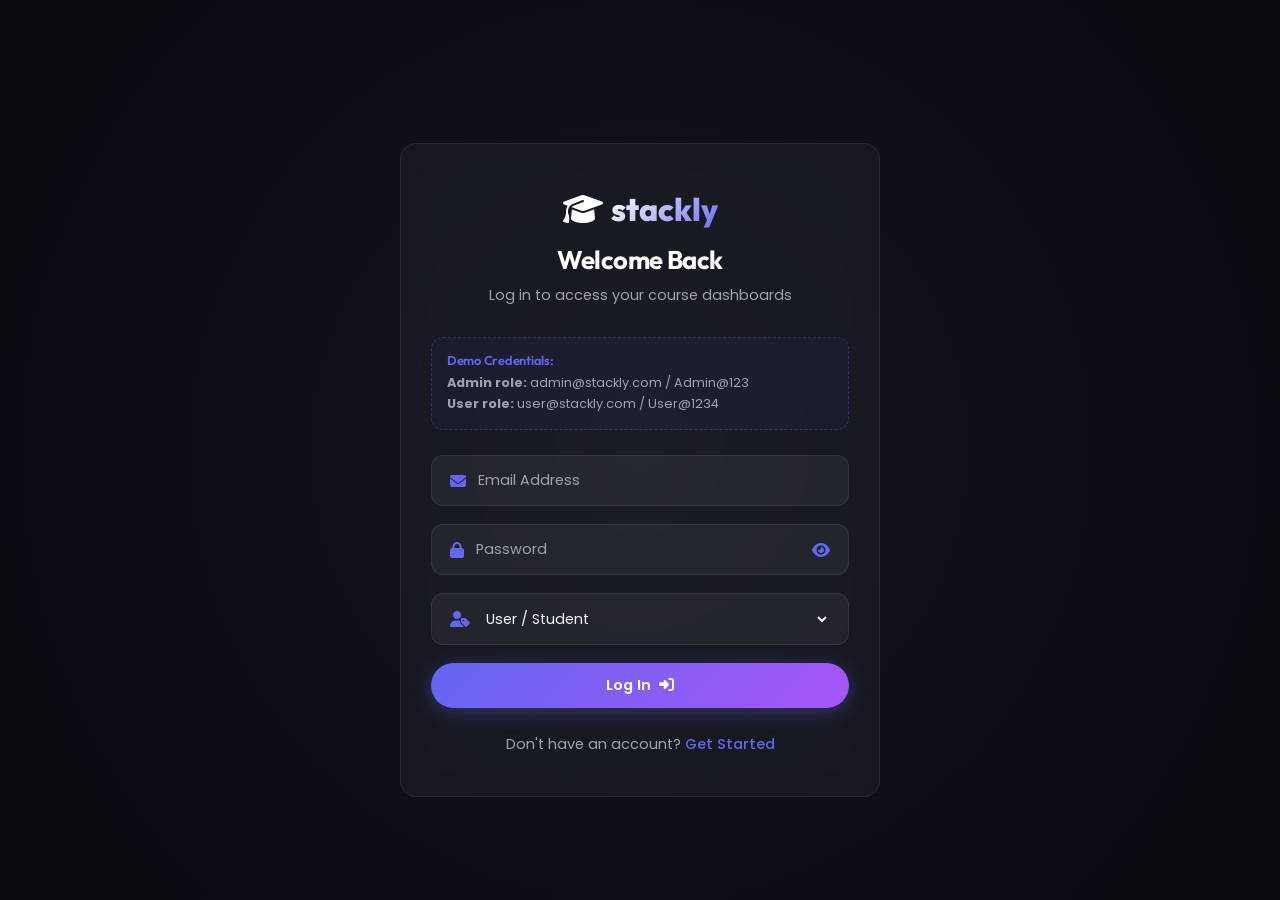
<file: login.html>
<!DOCTYPE html>
<html lang="en">
<head>
    <meta charset="UTF-8">
    <meta name="viewport" content="width=device-width, initial-scale=1.0">
    <title>Log In | Stackly Academy</title>
    <link rel="stylesheet" href="https://cdnjs.cloudflare.com/ajax/libs/font-awesome/6.5.2/css/all.min.css">
    <link rel="stylesheet" href="common.css">
    <style>
        body {
            min-height: 100vh;
            display: flex;
            align-items: center;
            justify-content: center;
            background: radial-gradient(circle at center, #11131e 0%, #0a0b10 100%);
            padding: 80px 20px 40px;
        }
        .login-container {
            width: 100%;
            max-width: 480px;
            padding: 40px 30px;
        }
        .login-header {
            text-align: center;
            margin-bottom: 30px;
        }
        .login-header .logo {
            font-size: 2rem;
            font-weight: 800;
            font-family: 'Outfit', sans-serif;
            background: linear-gradient(135deg, #fff 30%, var(--primary) 100%);
            -webkit-background-clip: text;
            -webkit-text-fill-color: transparent;
            margin-bottom: 10px;
            display: inline-flex;
            align-items: center;
            gap: 8px;
            cursor: pointer;
        }
        .login-header h2 {
            font-size: 1.6rem;
            color: #fff;
            margin-bottom: 8px;
        }
        .login-header p {
            font-size: 0.9rem;
            color: var(--text-muted);
        }
        .error-border {
            border-color: var(--error) !important;
        }
        .demo-credentials-box {
            background: rgba(99, 102, 241, 0.05);
            border: 1px dashed rgba(99, 102, 241, 0.3);
            border-radius: 12px;
            padding: 15px;
            margin-bottom: 25px;
            font-size: 0.8rem;
            color: var(--text-muted);
        }
        .demo-credentials-box h4 {
            color: var(--primary);
            margin-bottom: 5px;
            font-weight: 600;
        }
        .form-footer {
            text-align: center;
            margin-top: 25px;
            font-size: 0.9rem;
            color: var(--text-muted);
        }
        .form-footer a {
            color: var(--primary);
            font-weight: 500;
        }
        .form-footer a:hover {
            text-decoration: underline;
        }
    </style>
</head>
<body>

    <div class="login-container glass-panel scroll-reveal active">
        <div class="login-header">
            <div class="logo" onclick="window.location.href='index.html'">
                <i class="fas fa-graduation-cap"></i> stackly
            </div>
            <h2>Welcome Back</h2>
            <p>Log in to access your course dashboards</p>
        </div>

        <!-- Predefined credentials for grading ease -->
        <div class="demo-credentials-box">
            <h4>Demo Credentials:</h4>
            <p><strong>Admin role:</strong> admin@stackly.com / Admin@123</p>
            <p><strong>User role:</strong> user@stackly.com / User@1234</p>
        </div>

        <form id="loginForm">
            <!-- Email Input -->
            <div class="input-wrapper">
                <div class="input-group">
                    <i class="fas fa-envelope"></i>
                    <input type="email" id="email-input" placeholder="Email Address" required>
                </div>
                <div class="error-text" id="error-email">Please enter a valid email address.</div>
            </div>

            <!-- Password Input -->
            <div class="input-wrapper">
                <div class="input-group">
                    <i class="fas fa-lock"></i>
                    <input type="password" id="password-input" placeholder="Password" required>
                    <button type="button" class="toggle-password" data-target="password-input" aria-label="Toggle Password Visibility">
                        <i class="fas fa-eye"></i>
                    </button>
                </div>
                <div class="error-text" id="error-password">Password must be at least 8 characters and include uppercase, lowercase, numbers, and special characters.</div>
            </div>

            <!-- Role Selector -->
            <div class="input-wrapper">
                <div class="input-group">
                    <i class="fas fa-user-tag"></i>
                    <select id="role-select" required>
                        <option value="user">User / Student</option>
                        <option value="admin">Administrator</option>
                    </select>
                </div>
            </div>

            <button type="submit" id="submit-login" class="btn-gradient full-width">Log In <i class="fas fa-sign-in-alt"></i></button>
        </form>

        <div class="form-footer">
            Don't have an account? <a href="register.html">Get Started</a>
        </div>
    </div>

    <script src="script.js"></script>
</body>
</html>
</file>
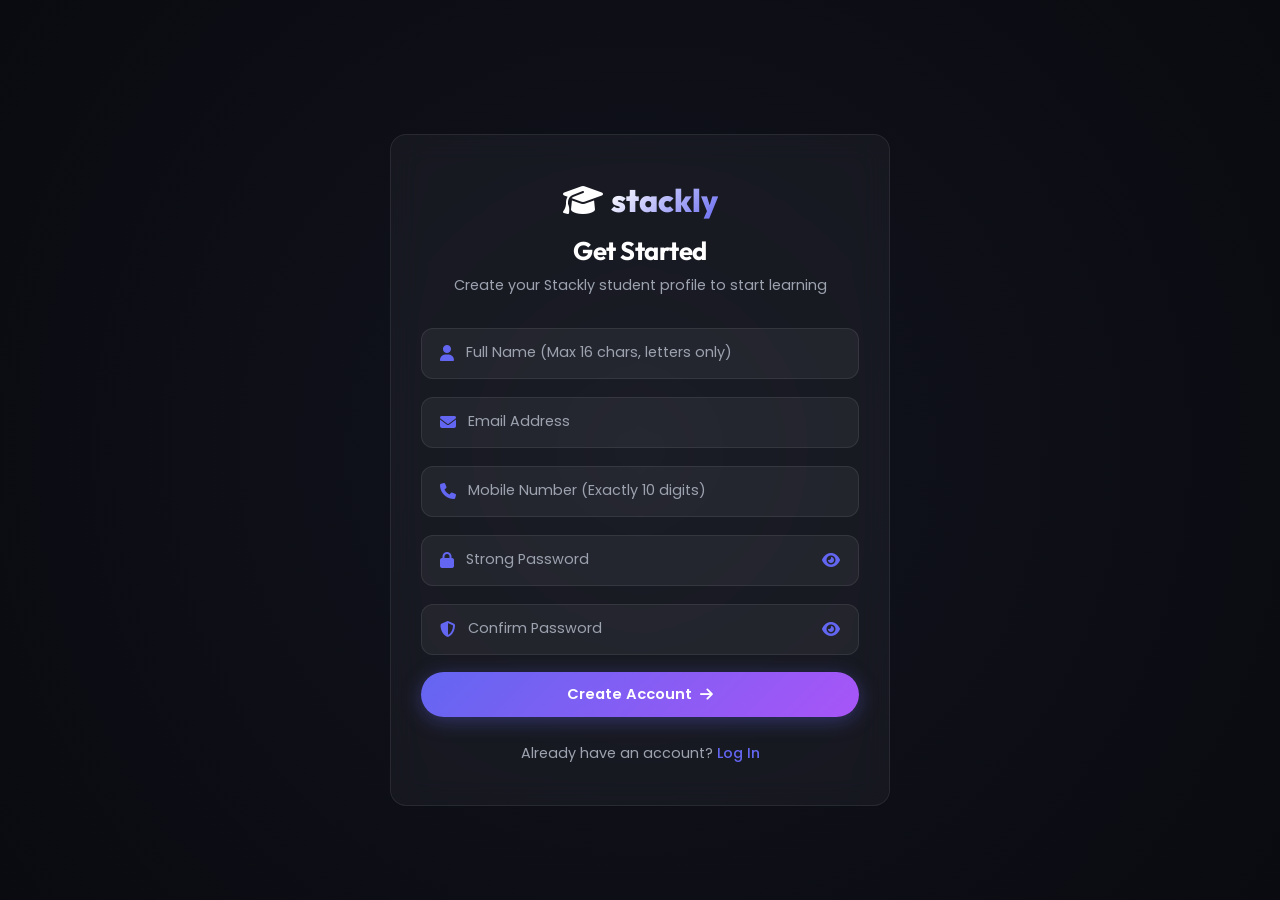
<file: register.html>
<!DOCTYPE html>
<html lang="en">
<head>
    <meta charset="UTF-8">
    <meta name="viewport" content="width=device-width, initial-scale=1.0">
    <title>Create Account | Stackly Academy</title>
    <link rel="stylesheet" href="https://cdnjs.cloudflare.com/ajax/libs/font-awesome/6.5.2/css/all.min.css">
    <link rel="stylesheet" href="common.css">
    <style>
        body {
            min-height: 100vh;
            display: flex;
            align-items: center;
            justify-content: center;
            background: radial-gradient(circle at center, #11131e 0%, #0a0b10 100%);
            padding: 80px 20px 40px;
        }
        .register-container {
            width: 100%;
            max-width: 500px;
            padding: 40px 30px;
        }
        .register-header {
            text-align: center;
            margin-bottom: 30px;
        }
        .register-header .logo {
            font-size: 2rem;
            font-weight: 800;
            font-family: 'Outfit', sans-serif;
            background: linear-gradient(135deg, #fff 30%, var(--primary) 100%);
            -webkit-background-clip: text;
            -webkit-text-fill-color: transparent;
            margin-bottom: 10px;
            display: inline-flex;
            align-items: center;
            gap: 8px;
            cursor: pointer;
        }
        .register-header h2 {
            font-size: 1.6rem;
            color: #fff;
            margin-bottom: 8px;
        }
        .register-header p {
            font-size: 0.9rem;
            color: var(--text-muted);
        }
        .error-border {
            border-color: var(--error) !important;
        }
        .form-footer {
            text-align: center;
            margin-top: 25px;
            font-size: 0.9rem;
            color: var(--text-muted);
        }
        .form-footer a {
            color: var(--primary);
            font-weight: 500;
        }
        .form-footer a:hover {
            text-decoration: underline;
        }
    </style>
</head>
<body>

    <div class="register-container glass-panel scroll-reveal active">
        <div class="register-header">
            <div class="logo" onclick="window.location.href='index.html'">
                <i class="fas fa-graduation-cap"></i> stackly
            </div>
            <h2>Get Started</h2>
            <p>Create your Stackly student profile to start learning</p>
        </div>

        <form id="registerForm">
             <div class="input-wrapper">
    <div class="input-group">
        <i class="fas fa-user"></i>
        <input type="text" id="name-input" placeholder="Full Name (Max 16 chars, letters only)" required maxlength="16" oninput="this.value = this.value.replace(/[^a-zA-Z\s]/g, '')">
    </div>
    <div class="error-text" id="error-name">Name must contain only alphabets and be maximum 16 characters.</div>
</div>

            <!-- Email Input -->
            <div class="input-wrapper">
                <div class="input-group">
                    <i class="fas fa-envelope"></i>
                    <input type="email" id="email-input" placeholder="Email Address" required>
                </div>
                <div class="error-text" id="error-email">Please enter a valid email address.</div>
            </div>

            <!-- Mobile Input -->
             <div class="input-wrapper">
    <div class="input-group">
        <i class="fas fa-phone"></i>
        <input type="tel" id="phone-input" placeholder="Mobile Number (Exactly 10 digits)" required maxlength="10" oninput="this.value = this.value.replace(/[^0-9]/g, '')">
    </div>
    <div class="error-text" id="error-phone">Mobile number must contain exactly 10 digits.</div>
</div>

            <!-- Password Input -->
            <div class="input-wrapper">
                <div class="input-group">
                    <i class="fas fa-lock"></i>
                    <input type="password" id="password-input" placeholder="Strong Password" required>
                    <button type="button" class="toggle-password" data-target="password-input" aria-label="Toggle Password Visibility">
                        <i class="fas fa-eye"></i>
                    </button>
                </div>
                <div class="error-text" id="error-password">Password must be at least 8 characters and include uppercase, lowercase, numbers, and special characters.</div>
            </div>

            <!-- Confirm Password Input -->
            <div class="input-wrapper">
                <div class="input-group">
                    <i class="fas fa-shield-alt"></i>
                    <input type="password" id="confirm-password-input" placeholder="Confirm Password" required>
                    <button type="button" class="toggle-password" data-target="confirm-password-input" aria-label="Toggle Confirm Password Visibility">
                        <i class="fas fa-eye"></i>
                    </button>
                </div>
                <div class="error-text" id="error-confirm">Passwords do not match.</div>
            </div>

            <button type="submit" id="submit-register" class="btn-gradient full-width">Create Account <i class="fas fa-arrow-right"></i></button>
        </form>

        <div class="form-footer">
            Already have an account? <a href="login.html">Log In</a>
        </div>
    </div>

    <script src="script.js"></script>
</body>
</html>
</file>
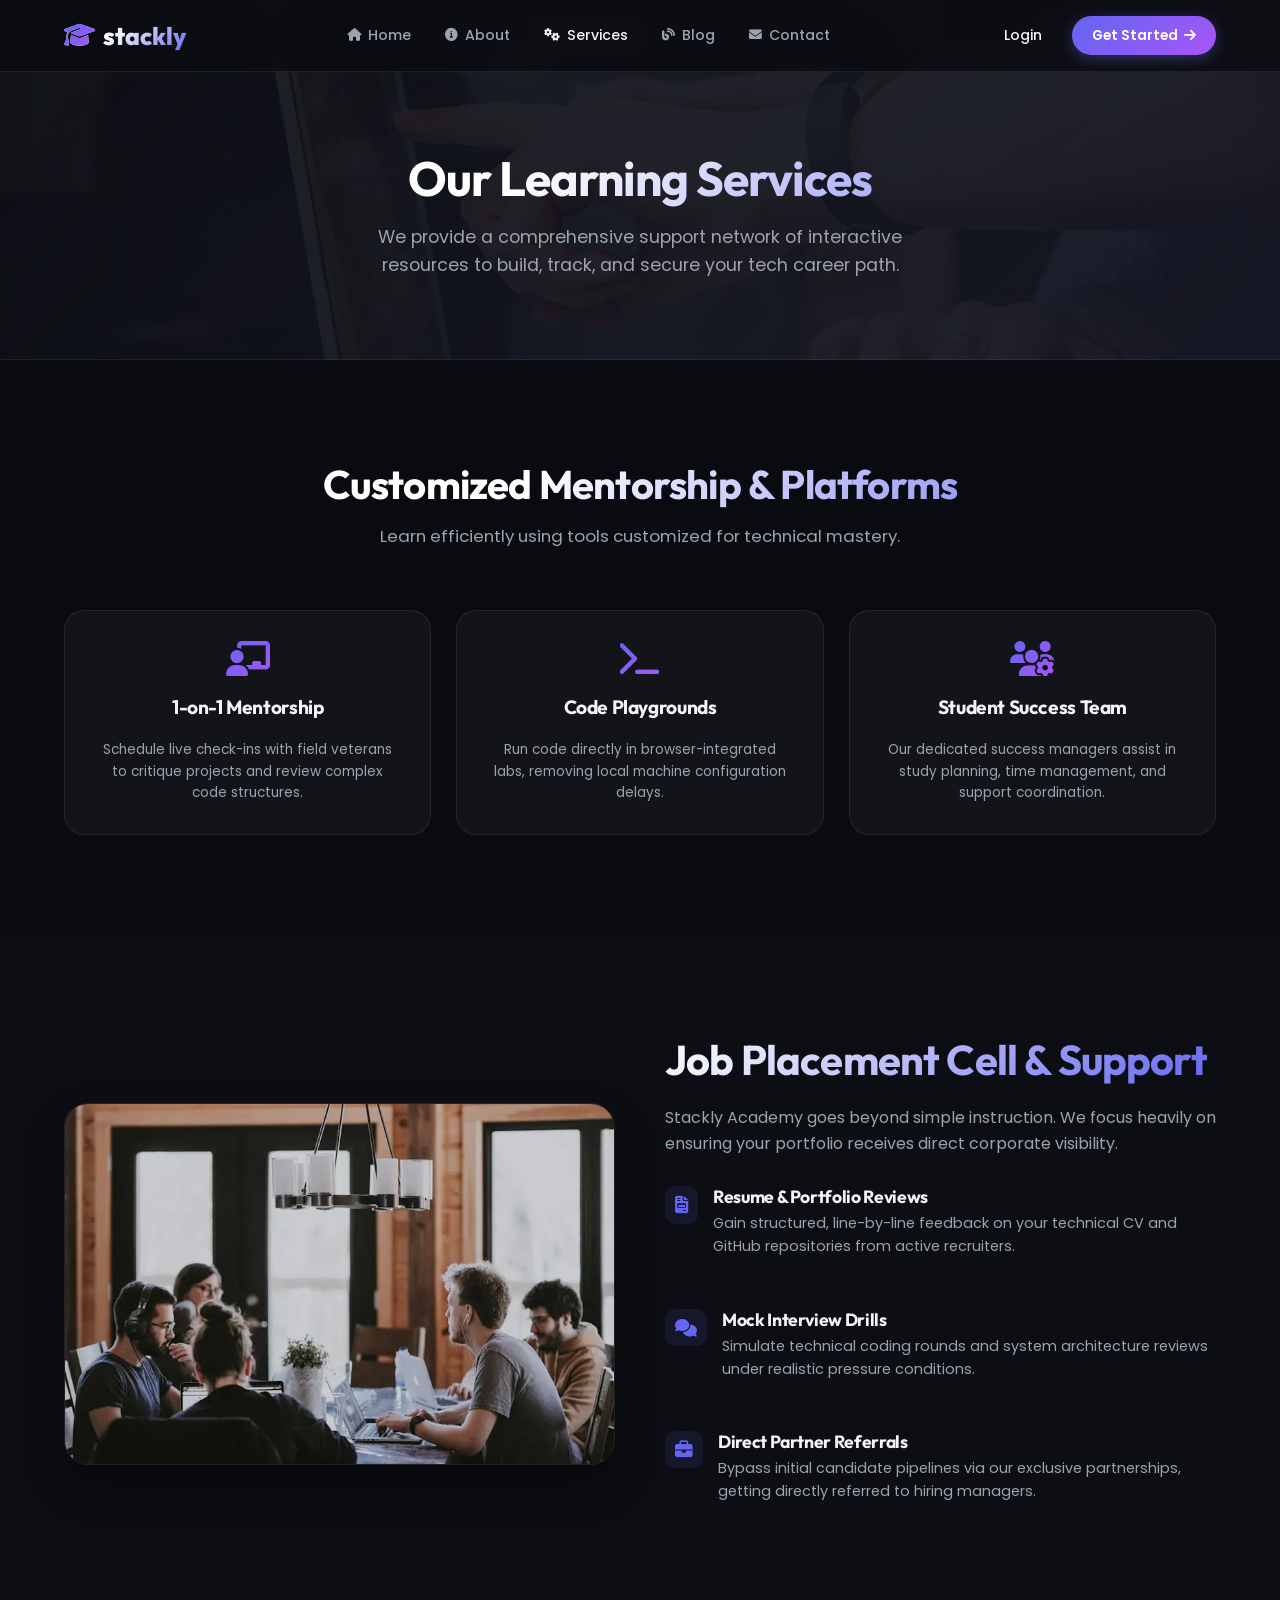
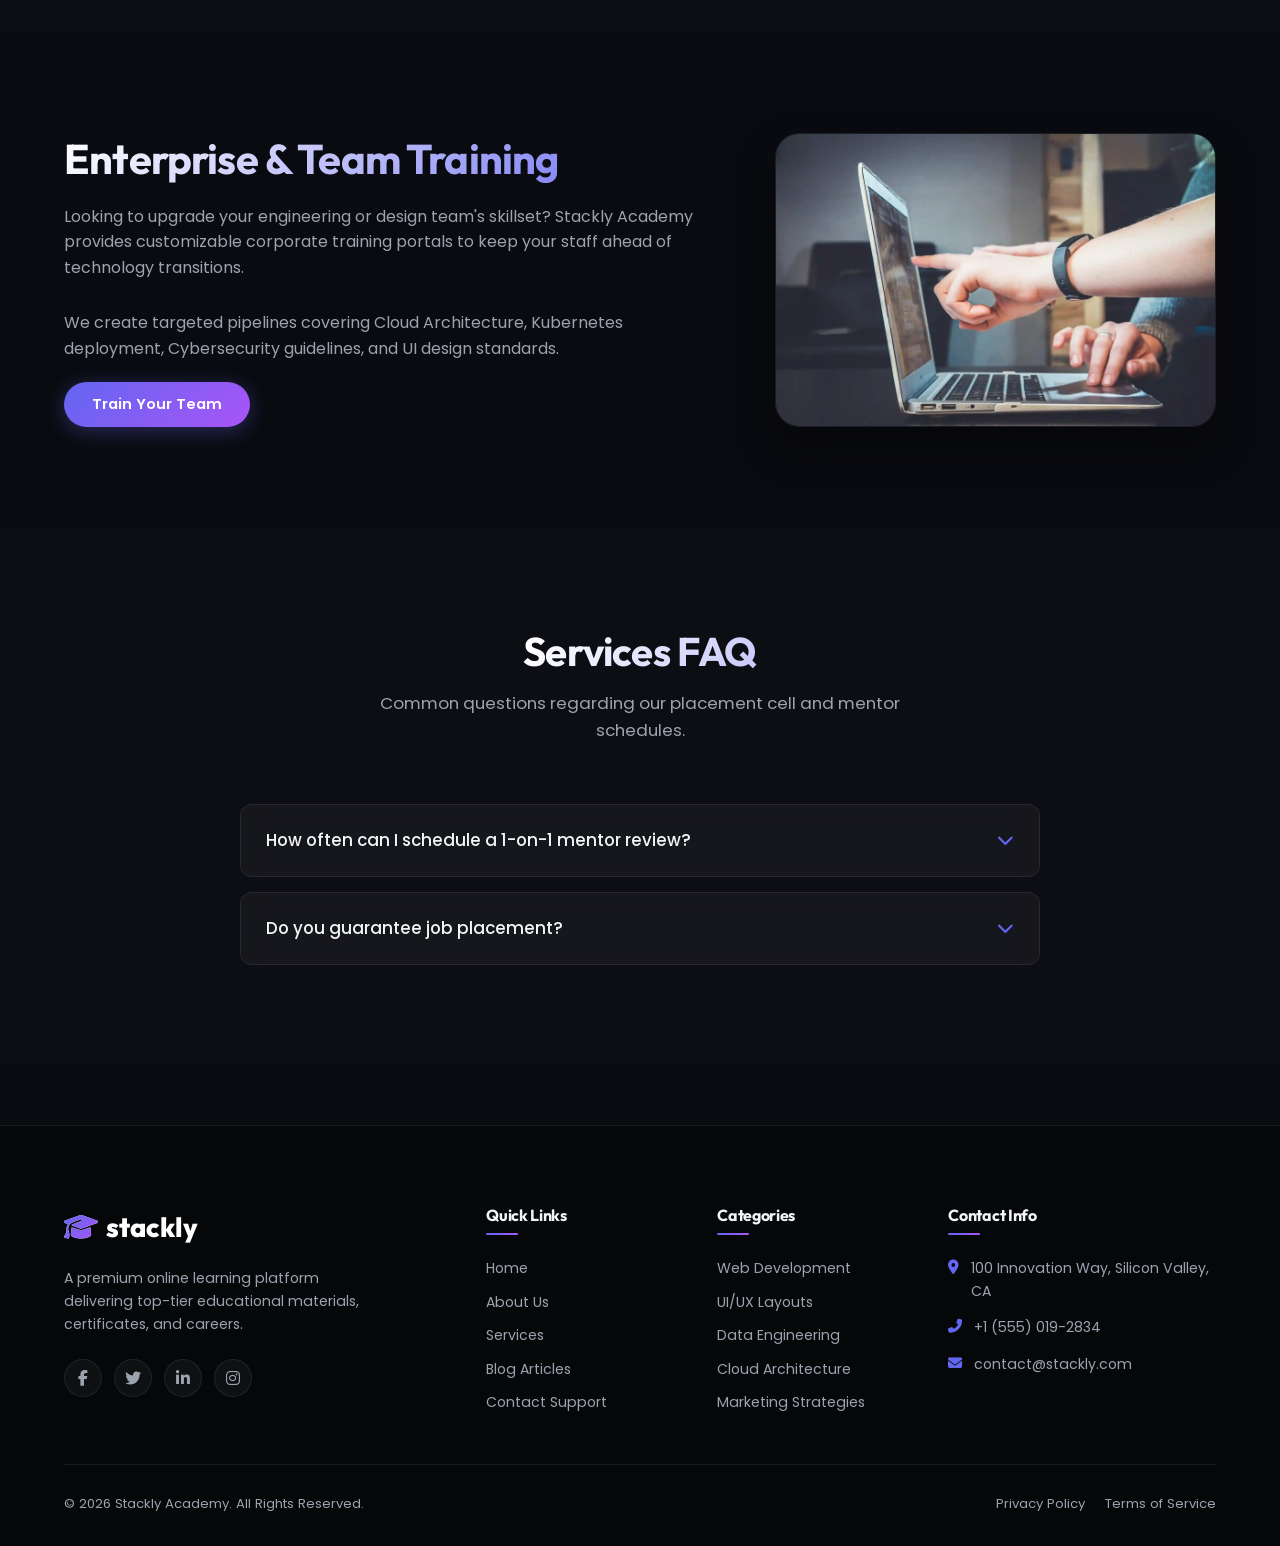
<file: services.html>
<!DOCTYPE html>
<html lang="en">
<head>
    <meta charset="UTF-8">
    <meta name="viewport" content="width=device-width, initial-scale=1.0">
    <title>Services | Stackly Academy</title>
    <link rel="stylesheet" href="https://cdnjs.cloudflare.com/ajax/libs/font-awesome/6.5.2/css/all.min.css">
    <link rel="stylesheet" href="common.css">
    <link rel="stylesheet" href="style.css">
    <style>
        .page-hero {
            background: linear-gradient(135deg, rgba(10, 11, 16, 0.9) 0%, rgba(20, 22, 35, 0.95) 100%), url('./images/simg1_11zon.webp');
            background-size: cover;
            background-position: center;
            padding: 150px 0 80px;
            text-align: center;
            border-bottom: 1px solid var(--border-color);
        }
        .page-hero h1 {
            font-size: 3rem;
            margin-bottom: 15px;
            background: linear-gradient(135deg, #fff 40%, var(--primary) 100%);
            -webkit-background-clip: text;
            -webkit-text-fill-color: transparent;
        }
        .page-hero p {
            color: var(--text-muted);
            max-width: 600px;
            margin: 0 auto;
            font-size: 1.1rem;
        }
    </style>
</head>
<body>

    <!-- Sticky Navigation Bar -->
    <nav class="navbar" id="myNavbar">
        <div class="logo" onclick="window.location.href='index.html'">
            <i class="fas fa-graduation-cap"></i> stackly
        </div>

        <button class="hamburger" aria-label="Toggle Navigation">
            <i class="fas fa-bars"></i>
        </button>

        <ul class="nav-menu">
            <li><a href="index.html" class="nav-link"><i class="fas fa-home"></i> Home</a></li>
            <li><a href="about.html" class="nav-link"><i class="fas fa-info-circle"></i> About</a></li>
            <li><a href="services.html" class="nav-link active"><i class="fas fa-cogs"></i> Services</a></li>
            <li><a href="blog.html" class="nav-link"><i class="fas fa-blog"></i> Blog</a></li>
            <li><a href="contact.html" class="nav-link"><i class="fas fa-envelope"></i> Contact</a></li>
            <div class="nav-actions-mobile">
                <a href="login.html" class="login-btn">Login</a>
                <a href="register.html" class="get-started-btn">Get Started <i class="fas fa-arrow-right"></i></a>
            </div>
        </ul>

        <div class="nav-actions">
            <a href="login.html" class="login-btn">Login</a>
            <a href="register.html" class="get-started-btn">Get Started <i class="fas fa-arrow-right"></i></a>
        </div>
    </nav>

    <!-- SECTION 1: Services Hero -->
    <section class="page-hero">
        <div class="container scroll-reveal">
            <h1>Our Learning Services</h1>
            <p>We provide a comprehensive support network of interactive resources to build, track, and secure your tech career path.</p>
        </div>
    </section>

    <!-- SECTION 2: Core Learning Services -->
    <section class="section-padding">
        <div class="container scroll-reveal">
            <div class="section-header">
                <h2>Customized Mentorship & Platforms</h2>
                <p>Learn efficiently using tools customized for technical mastery.</p>
            </div>
            <div class="category-grid" style="grid-template-columns: repeat(3, 1fr);">
                <div class="category-card glass-panel">
                    <i class="fas fa-chalkboard-teacher"></i>
                    <h3>1-on-1 Mentorship</h3>
                    <p style="font-size: 0.85rem; color: var(--text-muted); margin-top: 10px;">Schedule live check-ins with field veterans to critique projects and review complex code structures.</p>
                </div>
                <div class="category-card glass-panel">
                    <i class="fas fa-terminal"></i>
                    <h3>Code Playgrounds</h3>
                    <p style="font-size: 0.85rem; color: var(--text-muted); margin-top: 10px;">Run code directly in browser-integrated labs, removing local machine configuration delays.</p>
                </div>
                <div class="category-card glass-panel">
                    <i class="fas fa-users-cog"></i>
                    <h3>Student Success Team</h3>
                    <p style="font-size: 0.85rem; color: var(--text-muted); margin-top: 10px;">Our dedicated success managers assist in study planning, time management, and support coordination.</p>
                </div>
            </div>
        </div>
    </section>

    <!-- SECTION 3: Career Cell & Placement -->
    <section class="section-padding" style="background: rgba(255, 255, 255, 0.01);">
        <div class="container scroll-reveal">
            <div class="why-container">
                <div class="why-image-wrapper">
                    <img src="./images/simg2.webp" class="why-image" alt="Job Interview Mockup">
                </div>
                <div class="why-content">
                    <h2>Job Placement Cell & Support</h2>
                    <p>Stackly Academy goes beyond simple instruction. We focus heavily on ensuring your portfolio receives direct corporate visibility.</p>
                    <div class="why-features">
                        <div class="why-feature-item">
                            <i class="fas fa-file-invoice"></i>
                            <div>
                                <h3>Resume & Portfolio Reviews</h3>
                                <p>Gain structured, line-by-line feedback on your technical CV and GitHub repositories from active recruiters.</p>
                            </div>
                        </div>
                        <div class="why-feature-item">
                            <i class="fas fa-comments"></i>
                            <div>
                                <h3>Mock Interview Drills</h3>
                                <p>Simulate technical coding rounds and system architecture reviews under realistic pressure conditions.</p>
                            </div>
                        </div>
                        <div class="why-feature-item">
                            <i class="fas fa-briefcase"></i>
                            <div>
                                <h3>Direct Partner Referrals</h3>
                                <p>Bypass initial candidate pipelines via our exclusive partnerships, getting directly referred to hiring managers.</p>
                            </div>
                        </div>
                    </div>
                </div>
            </div>
        </div>
    </section>

    <!-- SECTION 4: Corporate Training solutions -->
    <section class="section-padding">
        <div class="container scroll-reveal">
            <div class="why-container" style="grid-template-columns: 1.2fr 0.8fr;">
                <div class="why-content">
                    <h2>Enterprise & Team Training</h2>
                    <p>Looking to upgrade your engineering or design team's skillset? Stackly Academy provides customizable corporate training portals to keep your staff ahead of technology transitions.</p>
                    <p style="color: var(--text-muted); margin-bottom: 20px;">We create targeted pipelines covering Cloud Architecture, Kubernetes deployment, Cybersecurity guidelines, and UI design standards.</p>
                    <button class="btn-gradient">Train Your Team</button>
                </div>
                <div class="why-image-wrapper">
                    <img src="./images/simg1_11zon.webp" class="why-image" alt="Enterprise Training Panel">
                </div>
            </div>
        </div>
    </section>

    <!-- SECTION 5: Service FAQ Accordion -->
    <section class="section-padding" style="background: rgba(255, 255, 255, 0.01);">
        <div class="container scroll-reveal">
            <div class="section-header">
                <h2>Services FAQ</h2>
                <p>Common questions regarding our placement cell and mentor schedules.</p>
            </div>
            <div class="faq-accordion">
                <div class="faq-item glass-panel">
                    <div class="faq-question">
                        <span>How often can I schedule a 1-on-1 mentor review?</span>
                        <i class="fas fa-chevron-down"></i>
                    </div>
                    <div class="faq-answer">
                        <p>Elite subscribers can schedule up to two 30-minute sessions per month. Single cohorts usually include dedicated live office hours twice a week.</p>
                    </div>
                </div>

                <div class="faq-item glass-panel">
                    <div class="faq-question">
                        <span>Do you guarantee job placement?</span>
                        <i class="fas fa-chevron-down"></i>
                    </div>
                    <div class="faq-answer">
                        <p>While we do not issue legal placement guarantees, 95% of students completing all labs, mock interviews, and resume reviews successfully secure relevant positions within 6 months.</p>
                    </div>
                </div>
            </div>
        </div>
    </section>

    <!-- Footer Section -->
     <footer>
    <div class="container">
        <div class="footer-grid">
            <div class="footer-about">
                <div class="footer-logo" onclick="window.location.href='index.html'" style="cursor: pointer;">
                    <i class="fas fa-graduation-cap"></i> stackly
                </div>
                <p>A premium online learning platform delivering top-tier educational materials, certificates, and careers.</p>
                <div class="social-icons">
                    <a href="404.html" class="social-icon"><i class="fab fa-facebook-f"></i></a>
                    <a href="404.html" class="social-icon"><i class="fab fa-twitter"></i></a>
                    <a href="404.html" class="social-icon"><i class="fab fa-linkedin-in"></i></a>
                    <a href="404.html" class="social-icon"><i class="fab fa-instagram"></i></a>
                </div>
            </div>

            <div class="footer-links">
                <h4>Quick Links</h4>
                <ul>
                    <li><a href="index.html">Home</a></li>
                    <li><a href="about.html">About Us</a></li>
                    <li><a href="services.html">Services</a></li>
                    <li><a href="blog.html">Blog Articles</a></li>
                    <li><a href="contact.html">Contact Support</a></li>
                </ul>
            </div>

            <div class="footer-links">
                <h4>Categories</h4>
                <ul>
                    <li><a href="404.html">Web Development</a></li>
                    <li><a href="404.html">UI/UX Layouts</a></li>
                    <li><a href="404.html">Data Engineering</a></li>
                    <li><a href="404.html">Cloud Architecture</a></li>
                    <li><a href="404.html">Marketing Strategies</a></li>
                </ul>
            </div>

            <div class="footer-contact">
                <h4>Contact Info</h4>
                <ul>
                    <li><i class="fas fa-map-marker-alt"></i> 100 Innovation Way, Silicon Valley, CA</li>
                    <li><i class="fas fa-phone-alt"></i> +1 (555) 019-2834</li>
                    <li><i class="fas fa-envelope"></i> contact@stackly.com</li>
                </ul>
            </div>
        </div>

        <div class="footer-bottom">
            <p>&copy; 2026 Stackly Academy. All Rights Reserved.</p>
            <div class="footer-bottom-links">
                <a href="404.html">Privacy Policy</a>
                <a href="404.html">Terms of Service</a>
            </div>
        </div>
    </div>
</footer>

    <script src="script.js"></script>
</body>
</html>
</file>
<file: common.css>
/* ============================================================
   common.css - Global Design System | Stackly Academy
   ============================================================ */

@import url('https://fonts.googleapis.com/css2?family=Outfit:wght@300;400;500;600;700;800&family=Poppins:wght@300;400;500;600;700&display=swap');

/* ---- CSS Variables ---- */
:root {
    --primary:        #6366f1;
    --primary-glow:   rgba(99, 102, 241, 0.35);
    --secondary:      #a855f7;
    --secondary-glow: rgba(168, 85, 247, 0.35);
    --accent:         #f59e0b;
    --bg-dark:        #0a0b10;
    --bg-card:        rgba(255, 255, 255, 0.04);
    --bg-card-hover:  rgba(255, 255, 255, 0.07);
    --border-color:   rgba(255, 255, 255, 0.08);
    --border-hover:   rgba(255, 255, 255, 0.2);
    --text-light:     #f3f4f6;
    --text-muted:     #9ca3af;
    --success:        #10b981;
    --error:          #ef4444;
    --nav-height:     72px;
    --transition:     all 0.35s cubic-bezier(0.4, 0, 0.2, 1);
}

/* ---- Reset ---- */
*, *::before, *::after {
    margin: 0;
    padding: 0;
    box-sizing: border-box;
}

html { scroll-behavior: smooth; }

body {
    background-color: var(--bg-dark);
    color: var(--text-light);
    font-family: 'Poppins', sans-serif;
    line-height: 1.6;
    overflow-x: hidden;
}

h1, h2, h3, h4, h5, h6 {
    font-family: 'Outfit', sans-serif;
    font-weight: 700;
    letter-spacing: -0.02em;
    line-height: 1.2;
}

a {
    text-decoration: none;
    color: inherit;
    transition: var(--transition);
}

img { max-width: 100%; display: block; }

button { font-family: 'Poppins', sans-serif; }

/* ---- Scrollbar ---- */
::-webkit-scrollbar { width: 6px; }
::-webkit-scrollbar-track { background: var(--bg-dark); }
::-webkit-scrollbar-thumb {
    background: rgba(255,255,255,0.1);
    border-radius: 3px;
}
::-webkit-scrollbar-thumb:hover { background: var(--primary); }

/* ---- Container ---- */
.container {
    width: 100%;
    max-width: 1200px;
    margin: 0 auto;
    padding: 0 24px;
}

/* ---- Glassmorphism ---- */
.glass-panel {
    background: var(--bg-card);
    backdrop-filter: blur(14px);
    -webkit-backdrop-filter: blur(14px);
    border: 1px solid var(--border-color);
    border-radius: 16px;
    transition: var(--transition);
}
.glass-panel:hover {
    border-color: var(--border-hover);
    background: var(--bg-card-hover);
}

/* ---- Buttons ---- */
.btn-gradient {
    display: inline-flex;
    align-items: center;
    justify-content: center;
    gap: 8px;
    background: linear-gradient(135deg, var(--primary), var(--secondary));
    color: #fff;
    padding: 12px 28px;
    border-radius: 50px;
    font-weight: 600;
    font-size: 0.92rem;
    border: none;
    cursor: pointer;
    position: relative;
    overflow: hidden;
    box-shadow: 0 4px 20px var(--primary-glow);
    transition: var(--transition);
    white-space: nowrap;
}
.btn-gradient:hover {
    transform: translateY(-2px);
    box-shadow: 0 8px 28px var(--secondary-glow);
    filter: brightness(1.1);
}
.btn-gradient.full-width { width: 100%; }

.btn-secondary {
    display: inline-flex;
    align-items: center;
    justify-content: center;
    gap: 8px;
    background: rgba(255,255,255,0.05);
    border: 1px solid var(--border-color);
    color: var(--text-light);
    padding: 12px 28px;
    border-radius: 50px;
    font-weight: 500;
    font-size: 0.92rem;
    cursor: pointer;
    transition: var(--transition);
    white-space: nowrap;
}
.btn-secondary:hover {
    background: rgba(255,255,255,0.1);
    border-color: rgba(255,255,255,0.25);
    transform: translateY(-2px);
}
.btn-secondary.full-width { width: 100%; }

/* ---- Forms & Inputs ---- */
.input-wrapper { margin-bottom: 18px; position: relative; }

.input-group {
    background: rgba(255,255,255,0.05);
    border: 1px solid var(--border-color);
    border-radius: 12px;
    display: flex;
    align-items: center;
    padding: 14px 18px;
    gap: 12px;
    transition: var(--transition);
}
.input-group:focus-within {
    border-color: var(--primary);
    background: rgba(255,255,255,0.08);
    box-shadow: 0 0 0 3px var(--primary-glow);
}
.input-group i {
    color: var(--primary);
    font-size: 1rem;
    flex-shrink: 0;
}
.input-group input,
.input-group select,
.input-group textarea {
    background: none;
    border: none;
    color: var(--text-light);
    font-size: 0.9rem;
    font-family: 'Poppins', sans-serif;
    width: 100%;
    outline: none;
    min-width: 0;
}
.input-group select option { background: #12141f; color: var(--text-light); }
.input-group input::placeholder { color: var(--text-muted); }

.toggle-password {
    background: none;
    border: none;
    color: var(--text-muted);
    cursor: pointer;
    font-size: 1rem;
    display: flex;
    align-items: center;
    flex-shrink: 0;
    transition: color 0.2s;
}
.toggle-password:hover { color: var(--primary); }

.error-text {
    color: var(--error);
    font-size: 0.72rem;
    margin-top: 5px;
    display: none;
    padding-left: 4px;
}
.error-border {
    border-color: var(--error) !important;
    box-shadow: 0 0 0 3px rgba(239,68,68,0.2) !important;
}

/* ============================================================
   NAVBAR
   ============================================================ */
.navbar {
    position: fixed;
    top: 0;
    left: 0;
    width: 100%;
    height: var(--nav-height);
    z-index: 1000;
    display: flex;
    align-items: center;
    justify-content: space-between;
    padding: 0 5%;
    background: rgba(10,11,16,0.82);
    backdrop-filter: blur(22px);
    -webkit-backdrop-filter: blur(22px);
    border-bottom: 1px solid var(--border-color);
    transition: var(--transition);
}
.navbar.scrolled {
    background: rgba(28, 30, 36, 0.96);
    box-shadow: 0 8px 32px rgba(0,0,0,0.4);
}

/* Logo */
.navbar .logo {
    display: flex;
    align-items: center;
    gap: 8px;
    font-family: 'Outfit', sans-serif;
    font-weight: 800;
    font-size: 1.55rem;
    background: linear-gradient(135deg, #fff 40%, var(--primary));
    -webkit-background-clip: text;
    -webkit-text-fill-color: transparent;
    cursor: pointer;
    flex-shrink: 0;
    z-index: 1200;
}
.navbar .logo i {
    background: linear-gradient(135deg, var(--primary), var(--secondary));
    -webkit-background-clip: text;
    -webkit-text-fill-color: transparent;
}

/* Desktop nav menu */
.nav-menu {
    display: flex;
    list-style: none;
    align-items: center;
    gap: 6px;
}

.nav-link {
    display: flex;
    align-items: center;
    gap: 7px;
    font-size: 0.88rem;
    font-weight: 500;
    color: var(--text-muted);
    padding: 8px 14px;
    border-radius: 8px;
    position: relative;
    transition: var(--transition);
}
.nav-link i { font-size: 0.8rem; }
.nav-link:hover, .nav-link.active { color: var(--text-light); background: rgba(23, 23, 23, 0.05); }

/* Mobile actions inside menu — hidden on desktop */
.nav-actions-mobile { display: none; }

/* Desktop right-side actions */
.nav-actions {
    display: flex;
    align-items: center;
    gap: 16px;
    flex-shrink: 0;
}
.login-btn {
    font-size: 0.88rem;
    font-weight: 500;
    color: var(--text-light);
    cursor: pointer;
    padding: 8px 14px;
    border-radius: 8px;
    transition: var(--transition);
}
.login-btn:hover { color: var(--primary); background: rgba(99,102,241,0.08); }

.get-started-btn {
    background: linear-gradient(135deg, var(--primary), var(--secondary));
    color: #fff;
    padding: 9px 20px;
    border-radius: 50px;
    font-weight: 600;
    font-size: 0.85rem;
    box-shadow: 0 4px 14px var(--primary-glow);
    display: flex;
    align-items: center;
    gap: 6px;
    flex-shrink: 0;
}
.get-started-btn:hover {
    transform: translateY(-2px);
    box-shadow: 0 6px 20px var(--secondary-glow);
}

/* Hamburger — hidden on desktop */
/* .hamburger {
    display: none;
    flex-direction: column;
    justify-content: center;
    align-items: center;
    gap: 5px;
    width: 42px;
    height: 42px;
    background: rgba(207, 196, 196, 0.05);
    border: 1px solid var(--border-color);
    border-radius: 10px;
    cursor: pointer;
    transition: var(--transition);
    flex-shrink: 0;
    z-index: 1200;
} */
.hamburger {
    background: none;
    border: none;
    color: var(--text-light); /* Makes it white/light gray */
    font-size: 1.5rem;
    cursor: pointer;
    display: none; /* Stays hidden on desktop */
    z-index: 1001;
}
.hamburger:hover { background: rgba(99,102,241,0.12); border-color: var(--primary); }
 .hamburger span {
    display: block;
    width: 22px;
    height: 3px;
    background: #ededf1; /* Stackly primary color */
    border-radius: 3px;
    transition: all 0.3s ease;
}
.hamburger.open span:nth-child(1) { transform: translateY(7px) rotate(45deg); }
.hamburger.open span:nth-child(2) { opacity: 0; transform: scaleX(0); }
.hamburger.open span:nth-child(3) { transform: translateY(-7px) rotate(-45deg); }

/* Mobile menu overlay */
.nav-overlay {
    display: none;
    position: fixed;
    inset: 0;
    background: rgba(0,0,0,0.65);
    z-index: 1010;
    opacity: 0;
    transition: opacity 0.35s ease;
}
.nav-overlay.show { display: block; opacity: 1; }

/* ============================================================
   FOOTER
   ============================================================ */
footer {
    background: #060709;
    border-top: 1px solid var(--border-color);
    padding: 80px 0 32px;
    margin-top: 60px;
}

.footer-grid {
    display: grid;
    grid-template-columns: 2fr 1fr 1fr 1.4fr;
    gap: 40px;
    margin-bottom: 50px;
}

.footer-logo {
    display: flex;
    align-items: center;
    gap: 8px;
    font-family: 'Outfit', sans-serif;
    font-weight: 800;
    font-size: 1.7rem;
    background: linear-gradient(135deg, #fff 40%, var(--primary));
    -webkit-background-clip: text;
    -webkit-text-fill-color: transparent;
    margin-bottom: 18px;
}
.footer-logo i {
    background: linear-gradient(135deg, var(--primary), var(--secondary));
    -webkit-background-clip: text;
    -webkit-text-fill-color: transparent;
}
.footer-about p { color: var(--text-muted); font-size: 0.88rem; margin-bottom: 24px; max-width: 300px; }

.social-icons { display: flex; gap: 12px; flex-wrap: wrap; }
.social-icon {
    width: 38px;
    height: 38px;
    border-radius: 50%;
    background: rgba(255,255,255,0.04);
    border: 1px solid var(--border-color);
    display: flex;
    align-items: center;
    justify-content: center;
    color: var(--text-muted);
    font-size: 1rem;
    transition: var(--transition);
    flex-shrink: 0;
}
.social-icon:hover {
    background: linear-gradient(135deg, var(--primary), var(--secondary));
    color: #fff;
    border-color: transparent;
    transform: translateY(-3px);
    box-shadow: 0 6px 16px var(--primary-glow);
}

.footer-links h4, .footer-contact h4 {
    font-size: 1rem;
    margin-bottom: 22px;
    padding-bottom: 10px;
    position: relative;
}
.footer-links h4::after, .footer-contact h4::after {
    content: '';
    position: absolute;
    bottom: 0;
    left: 0;
    width: 32px;
    height: 2px;
    background: linear-gradient(90deg, var(--primary), var(--secondary));
    border-radius: 2px;
}
.footer-links ul { list-style: none; display: flex; flex-direction: column; gap: 11px; }
.footer-links ul a { color: var(--text-muted); font-size: 0.88rem; transition: var(--transition); display: flex; align-items: center; gap: 6px; }
.footer-links ul a:hover { color: var(--primary); padding-left: 6px; }

.footer-contact ul { list-style: none; display: flex; flex-direction: column; gap: 14px; }
.footer-contact li { display: flex; align-items: flex-start; gap: 12px; color: var(--text-muted); font-size: 0.88rem; }
.footer-contact li i { color: var(--primary); margin-top: 3px; flex-shrink: 0; }

.footer-bottom {
    border-top: 1px solid var(--border-color);
    padding-top: 28px;
    display: flex;
    justify-content: space-between;
    align-items: center;
    color: var(--text-muted);
    font-size: 0.82rem;
    gap: 16px;
    flex-wrap: wrap;
}
.footer-bottom-links { display: flex; gap: 20px; flex-wrap: wrap; }
.footer-bottom-links a { color: var(--text-muted); transition: var(--transition); }
.footer-bottom-links a:hover { color: var(--primary); }

/* ============================================================
   ANIMATIONS & SCROLL REVEAL
   ============================================================ */
@keyframes float {
    0%, 100% { transform: translateY(0); }
    50%       { transform: translateY(-10px); }
}
@keyframes fadeIn {
    from { opacity: 0; }
    to   { opacity: 1; }
}
@keyframes slideUp {
    from { opacity: 0; transform: translateY(30px); }
    to   { opacity: 1; transform: translateY(0); }
}
@keyframes pulse-ring {
    0%   { transform: scale(0.9); opacity: 1; }
    100% { transform: scale(1.6); opacity: 0; }
}

.scroll-reveal {
    opacity: 0;
    transform: translateY(32px);
    transition: opacity 0.75s ease, transform 0.75s ease;
}
.scroll-reveal.active { opacity: 1; transform: translateY(0); }

/* ============================================================
   RESPONSIVE — TABLET  (≤ 1024px)
   ============================================================ */
@media (max-width: 1024px) {
    .footer-grid { grid-template-columns: 1fr 1fr; gap: 32px; }
}

/* ============================================================
   RESPONSIVE — MOBILE  (≤ 768px)
   ============================================================ */
@media (max-width: 768px) {
    :root { --nav-height: 64px; }

    /* --- Navbar --- */
    .navbar { padding: 0 20px; }
    .navbar .logo { font-size: 1.35rem; }

    /* Show hamburger */
    .hamburger { display: flex; }

    /* Hide desktop right actions */
    .nav-actions { display: none; }

    /* Slide-in drawer */
   .nav-menu {
    position: fixed;
    top: 0;
    left: -100%;
    width: 280px;
    max-width: 85vw;
    height: 100vh;
    background: #0e0f17;
    border-right: 1px solid var(--border-color);
    flex-direction: column;
    align-items: stretch;
    padding: 90px 20px 30px;
    overflow-y: auto;
    z-index: 9999;
    transition: left 0.35s ease;
}

.nav-menu.active {
    left: 0;
}

    /* Nav links in drawer */
    .nav-menu li { width: 100%; }
    .nav-link {
        width: 100%;
        padding: 13px 16px;
        border-radius: 10px;
        font-size: 1rem;
        border-bottom: none;
    }

    /* Mobile login/get-started at bottom of drawer */
    .nav-actions-mobile {
        display: flex;
        flex-direction: column;
        gap: 12px;
        margin-top: 24px;
        padding-top: 24px;
        border-top: 1px solid var(--border-color);
        width: 100%;
    }
    .nav-actions-mobile .login-btn {
        display: flex;
        justify-content: center;
        width: 100%;
        padding: 13px;
        border: 1px solid var(--border-color);
        border-radius: 50px;
        font-size: 0.95rem;
        font-weight: 500;
        text-align: center;
        color: var(--text-light);
    }
    .nav-actions-mobile .get-started-btn {
        width: 100%;
        justify-content: center;
        padding: 13px;
        font-size: 0.95rem;
        border-radius: 50px;
    }

    /* --- Footer --- */
    .footer-grid { grid-template-columns: 1fr; gap: 32px; }
    .footer-about p { max-width: 100%; }
    .footer-bottom { flex-direction: column; align-items: center; text-align: center; }
    .footer-bottom-links { justify-content: center; }

    /* --- Container padding --- */
    .container { padding: 0 16px; }
}

/* ============================================================
   RESPONSIVE — SMALL MOBILE  (≤ 480px)
   ============================================================ */
 @media (max-width: 480px) {

    .navbar {
        padding: 0 12px;
    }

    .navbar .logo {
        font-size: 1rem;
    }

    .hamburger {
        width: 38px;
        height: 38px;
    }

    .nav-menu {
        width: 100%;
        max-width: 100%;
    }

    .container {
        padding: 0 10px;
    }

    .btn-gradient,
    .btn-secondary {
        width: 100%;
        font-size: 0.85rem;
    }

    .input-group {
        padding: 12px;
    }
}
</file>
<file: style.css>
/* style.css - Home Page Styles */

/* Hero Section */
.hero-section {
    position: relative;
    
    min-height: 100vh;
    display: flex;
    align-items: center;
    overflow: hidden;
    padding-top: 100px;
    padding-bottom: 50px;
}

.bg-slider {
    position: absolute;
    top: 0;
    left: 0;
    width: 100%;
    height: 100%;
    z-index: 1;
}

.slide {
    position: absolute;
    top: 0;
    left: 0;
    width: 100%;
    height: 100%;
    background-size: cover;
    background-position: center;
    opacity: 0;
    transition: opacity 1.5s ease-in-out;
}

/* Three beautiful high-quality course/learning related stock images */
.slide-1 {
    background-image: linear-gradient(rgba(10, 11, 16, 0.6), rgba(10, 11, 16, 0.8)), url('https://images.unsplash.com/photo-1516321318423-f06f85e504b3?q=80&w=1920');
}
.slide-2 {
    background-image: linear-gradient(rgba(10, 11, 16, 0.6), rgba(10, 11, 16, 0.8)), url('https://images.unsplash.com/photo-1522202176988-66273c2fd55f?q=80&w=1920');
}
.slide-3 {
    background-image: linear-gradient(rgba(10, 11, 16, 0.6), rgba(10, 11, 16, 0.8)), url('https://images.unsplash.com/photo-1524178232363-1fb2b075b655?q=80&w=1920');
}

.slide.active {
    opacity: 1;
}

.hero-overlay {
    position: absolute;
    top: 0;
    left: 0;
    width: 100%;
    height: 100%;
    background: radial-gradient(circle at 70% 30%, rgba(99, 102, 241, 0.15) 0%, transparent 60%);
    z-index: 2;
}

.hero-container {
    width: 100%;
    max-width: 1200px;
    margin: 0 auto;
    padding: 0 24px;
    display: grid;
    grid-template-columns: 1.2fr 0.8fr;
    gap: 40px;
    align-items: center;
    position: relative;
    z-index: 3;
}

.hero-content {
    color: var(--text-light);
}

.hero-card-wrapper {
    width: 100%;
}

.hero-content h1 {
    font-size: 3.8rem;
    line-height: 1.15;
    margin-bottom: 20px;
    background: linear-gradient(135deg, #ffffff 40%, #c7d2fe 70%, var(--primary) 100%);
    -webkit-background-clip: text;
    -webkit-text-fill-color: transparent;
}

.floating-book {
    display: inline-block;
    animation: float 3s ease-in-out infinite;
    color: var(--secondary);
    font-size: 2.8rem;
    margin-left: 10px;
}

.hero-content p {
    font-size: 1.1rem;
    color: var(--text-muted);
    margin-bottom: 35px;
    max-width: 550px;
}

.hero-stats {
    display: flex;
    gap: 40px;
    margin-top: 50px;
    border-top: 1px solid rgba(255, 255, 255, 0.1);
    padding-top: 30px;
}

.stat-item h3 {
    font-size: 2rem;
    color: #fff;
    background: linear-gradient(135deg, var(--primary), var(--secondary));
    -webkit-background-clip: text;
    -webkit-text-fill-color: transparent;
    margin-bottom: 5px;
}

.stat-item span {
    font-size: 0.85rem;
    color: var(--text-muted);
    text-transform: uppercase;
    letter-spacing: 0.1em;
}

/* Glass Course Lookup Card */
.glass-course-card {
    background: rgba(255, 255, 255, 0.03);
    backdrop-filter: blur(20px);
    -webkit-backdrop-filter: blur(20px);
    border: 1px solid rgba(255, 255, 255, 0.08);
    border-radius: 24px;
    padding: 35px;
    box-shadow: 0 20px 50px rgba(0, 0, 0, 0.3);
}

.glass-course-card h3 {
    font-size: 1.5rem;
    margin-bottom: 25px;
    background: linear-gradient(90deg, #fff, var(--secondary));
    -webkit-background-clip: text;
    -webkit-text-fill-color: transparent;
}

/* Form input styles moved to common.css */

/* Category Grid Section */
.section-padding {
    padding: 100px 0;
}

.section-header {
    text-align: center;
    margin-bottom: 60px;
}

.section-header h2 {
    font-size: 2.5rem;
    margin-bottom: 15px;
    background: linear-gradient(135deg, #fff 40%, var(--primary) 100%);
    -webkit-background-clip: text;
    -webkit-text-fill-color: transparent;
}

.section-header p {
    color: var(--text-muted);
    font-size: 1.05rem;
    max-width: 600px;
    margin: 0 auto;
}

.category-grid {
    display: grid;
    grid-template-columns: repeat(4, 1fr);
    gap: 25px;
}

.category-card {
    padding: 30px;
    text-align: center;
    display: flex;
    flex-direction: column;
    align-items: center;
    border-radius: 20px;
}

.category-card i {
    font-size: 2.2rem;
    background: linear-gradient(135deg, var(--primary), var(--secondary));
    -webkit-background-clip: text;
    -webkit-text-fill-color: transparent;
    margin-bottom: 20px;
    transition: transform 0.4s ease;
}

.category-card:hover i {
    transform: scale(1.15) rotate(5deg);
}

.category-card h3 {
    font-size: 1.2rem;
    margin-bottom: 10px;
}

.category-card span {
    font-size: 0.85rem;
    color: var(--text-muted);
}

/* Featured Courses */
.courses-grid {
    display: grid;
    grid-template-columns: repeat(3, 1fr);
    gap: 30px;
}

.course-card {
    border-radius: 20px;
    overflow: hidden;
    display: flex;
    flex-direction: column;
    height: 100%;
}

.course-img {
    height: 200px;
    background-size: cover;
    background-position: center;
    position: relative;
}

.course-badge {
    position: absolute;
    top: 15px;
    left: 15px;
    background: linear-gradient(135deg, var(--primary), var(--secondary));
    color: #fff;
    padding: 5px 12px;
    border-radius: 20px;
    font-size: 0.75rem;
    font-weight: 600;
}

.course-body {
    padding: 25px;
    flex-grow: 1;
    display: flex;
    flex-direction: column;
}

.course-meta {
    display: flex;
    justify-content: space-between;
    font-size: 0.8rem;
    color: var(--text-muted);
    margin-bottom: 15px;
}

.course-meta span i {
    color: var(--primary);
    margin-right: 5px;
}

.course-body h3 {
    font-size: 1.25rem;
    margin-bottom: 15px;
    color: #fff;
    line-height: 1.35;
}

.course-instructor {
    display: flex;
    align-items: center;
    gap: 10px;
    margin-bottom: 20px;
}

.course-instructor img {
    width: 30px;
    height: 30px;
    border-radius: 50%;
    object-fit: cover;
}

.course-instructor span {
    font-size: 0.85rem;
    color: var(--text-muted);
}

.course-footer {
    display: flex;
    justify-content: space-between;
    align-items: center;
    margin-top: auto;
    padding-top: 20px;
    border-top: 1px solid var(--border-color);
}

.course-price {
    font-size: 1.3rem;
    font-weight: 700;
    color: var(--accent);
}

.course-rating {
    display: flex;
    align-items: center;
    gap: 5px;
    font-size: 0.85rem;
    font-weight: 600;
}

.course-rating i {
    color: var(--accent);
}

/* Why Choose Us Section */
.why-container {
    display: grid;
    grid-template-columns: 1fr 1fr;
    gap: 50px;
    align-items: center;
}

.why-image-wrapper {
    position: relative;
}

.why-image {
    width: 100%;
    border-radius: 24px;
    box-shadow: 0 20px 40px rgba(0, 0, 0, 0.4);
    border: 1px solid var(--border-color);
}

.why-floating-card {
    position: absolute;
    bottom: -30px;
    right: -30px;
    padding: 25px;
    display: flex;
    align-items: center;
    gap: 15px;
    box-shadow: 0 15px 30px rgba(0,0,0,0.3);
    animation: float 4s ease-in-out infinite;
}

.why-floating-card i {
    font-size: 2rem;
    color: var(--accent);
}

.why-floating-card h4 {
    font-size: 1.1rem;
    margin-bottom: 2px;
}

.why-floating-card p {
    font-size: 0.8rem;
    color: var(--text-muted);
}

.why-content h2 {
    font-size: 2.6rem;
    margin-bottom: 20px;
    background: linear-gradient(135deg, #fff, var(--primary));
    -webkit-background-clip: text;
    -webkit-text-fill-color: transparent;
}

.why-content p {
    color: var(--text-muted);
    margin-bottom: 30px;
}

.why-features {
    display: flex;
    flex-direction: column;
    gap: 20px;
}

.why-feature-item {
    display: flex;
    align-items: flex-start;
    gap: 15px;
}

.why-feature-item i {
    background: rgba(99, 102, 241, 0.1);
    color: var(--primary);
    padding: 10px;
    border-radius: 10px;
    font-size: 1.1rem;
}

.why-feature-item h3 {
    font-size: 1.1rem;
    margin-bottom: 5px;
}

.why-feature-item p {
    font-size: 0.9rem;
    color: var(--text-muted);
}

/* Mentors Section */
.mentors-grid {
    display: grid;
    grid-template-columns: repeat(4, 1fr);
    gap: 25px;
}

.mentor-card {
    padding: 25px;
    text-align: center;
    display: flex;
    flex-direction: column;
    align-items: center;
}

.mentor-img {
    width: 120px;
    height: 120px;
    border-radius: 50%;
    object-fit: cover;
    margin-bottom: 20px;
    border: 3px solid var(--border-color);
    transition: var(--transition);
}

.mentor-card:hover .mentor-img {
    border-color: var(--primary);
    transform: scale(1.05);
}

.mentor-card h3 {
    font-size: 1.15rem;
    margin-bottom: 5px;
}

.mentor-card p {
    font-size: 0.85rem;
    color: var(--primary);
    margin-bottom: 15px;
}

.mentor-card .social-icons {
    justify-content: center;
    gap: 10px;
}

.mentor-card .social-icon {
    width: 32px;
    height: 32px;
    font-size: 0.9rem;
}

/* Testimonial slider */
.testimonial-container {
    max-width: 800px;
    margin: 0 auto;
    position: relative;
    overflow: hidden;
    padding: 20px;
}

.testimonial-track {
    display: flex;
    transition: transform 0.6s cubic-bezier(0.4, 0, 0.2, 1);
}

.testimonial-slide {
    min-width: 100%;
    padding: 40px;
    text-align: center;
    display: flex;
    flex-direction: column;
    align-items: center;
}

.testimonial-slide p {
    font-size: 1.25rem;
    font-style: italic;
    color: var(--text-light);
    margin-bottom: 30px;
    position: relative;
}

.testimonial-slide p::before {
    content: '\201C';
    font-size: 4rem;
    color: rgba(99, 102, 241, 0.15);
    position: absolute;
    top: -40px;
    left: -20px;
}

.testi-user {
    display: flex;
    align-items: center;
    gap: 15px;
}

.testi-user img {
    width: 50px;
    height: 50px;
    border-radius: 50%;
    object-fit: cover;
}

.testi-info {
    text-align: left;
}

.testi-info h4 {
    font-size: 1rem;
    color: #fff;
}

.testi-info span {
    font-size: 0.8rem;
    color: var(--text-muted);
}

.slider-dots {
    display: flex;
    justify-content: center;
    gap: 10px;
    margin-top: 20px;
}

.dot {
    width: 10px;
    height: 10px;
    border-radius: 50%;
    background: rgba(255, 255, 255, 0.2);
    cursor: pointer;
    transition: var(--transition);
}

.dot.active {
    background: var(--primary);
    width: 24px;
    border-radius: 5px;
}

/* Pricing Section */
.pricing-grid {
    display: grid;
    grid-template-columns: repeat(3, 1fr);
    gap: 30px;
    align-items: stretch;
}

.pricing-card {
    padding: 40px 30px;
    display: flex;
    flex-direction: column;
    position: relative;
}

.pricing-card.popular {
    border-color: var(--primary);
    box-shadow: 0 10px 30px rgba(99, 102, 241, 0.15);
}

.popular-badge {
    position: absolute;
    top: 20px;
    right: 20px;
    background: var(--primary);
    font-size: 0.75rem;
    font-weight: 600;
    padding: 4px 12px;
    border-radius: 12px;
}

.pricing-card h3 {
    font-size: 1.4rem;
    margin-bottom: 10px;
}

.pricing-price {
    font-size: 2.5rem;
    font-weight: 800;
    color: #fff;
    margin-bottom: 25px;
}

.pricing-price span {
    font-size: 0.9rem;
    font-weight: 400;
    color: var(--text-muted);
}

.pricing-card ul {
    list-style: none;
    display: flex;
    flex-direction: column;
    gap: 15px;
    margin-bottom: 35px;
    flex-grow: 1;
}

.pricing-card ul li {
    display: flex;
    align-items: center;
    gap: 12px;
    font-size: 0.9rem;
    color: var(--text-muted);
}

.pricing-card ul li i {
    color: var(--success);
    font-size: 0.85rem;
}

.pricing-card ul li.disabled {
    text-decoration: line-through;
    opacity: 0.5;
}

.pricing-card ul li.disabled i {
    color: var(--error);
}

/* FAQ Accordion */
.faq-accordion {
    max-width: 800px;
    margin: 0 auto;
    display: flex;
    flex-direction: column;
    gap: 15px;
}

.faq-item {
    border-radius: 12px;
}

.faq-question {
    padding: 22px 25px;
    display: flex;
    justify-content: space-between;
    align-items: center;
    cursor: pointer;
    font-weight: 500;
    font-size: 1.05rem;
}

.faq-question i {
    color: var(--primary);
    transition: transform 0.3s ease;
}

.faq-answer {
    max-height: 0;
    overflow: hidden;
    transition: max-height 0.35s ease-out, padding 0.35s ease-out;
    padding: 0 25px;
    color: var(--text-muted);
    font-size: 0.9rem;
}

.faq-item.active .faq-question i {
    transform: rotate(180deg);
}

.faq-item.active .faq-answer {
    padding-bottom: 22px;
}

/* CTA Newsletter */
.cta-section {
    padding: 80px 0;
}

.cta-box {
    padding: 60px 40px;
    text-align: center;
    border-radius: 30px;
    background: linear-gradient(135deg, rgba(99, 102, 241, 0.05) 0%, rgba(168, 85, 247, 0.05) 100%);
    position: relative;
    overflow: hidden;
}

.cta-box::before {
    content: '';
    position: absolute;
    width: 300px;
    height: 300px;
    border-radius: 50%;
    background: var(--primary-glow);
    filter: blur(100px);
    top: -150px;
    left: -150px;
    z-index: -1;
}

.cta-box h2 {
    font-size: 2.3rem;
    margin-bottom: 15px;
}

.cta-box p {
    color: var(--text-muted);
    max-width: 500px;
    margin: 0 auto 30px;
}

.cta-form {
    display: flex;
    max-width: 500px;
    margin: 0 auto;
    gap: 10px;
}

.cta-form input {
    flex-grow: 1;
    background: rgba(255, 255, 255, 0.05);
    border: 1px solid var(--border-color);
    border-radius: 30px;
    padding: 14px 25px;
    color: #fff;
    outline: none;
    transition: var(--transition);
}

.cta-form input:focus {
    border-color: var(--primary);
}

.cta-form button {
    border-radius: 30px;
    padding: 0 25px;
}

/* Media Queries for Style */
@media (max-width: 1024px) {
    .hero-section {
        height: auto;
        min-height: auto;
        padding-bottom: 60px;
    }

    .hero-container {
        grid-template-columns: 1fr;
        text-align: center;
        gap: 50px;
    }
    
    .hero-content h1 {
        font-size: 3rem;
    }
    
    .hero-content p {
        margin: 0 auto 30px;
    }
    
    .hero-stats {
        justify-content: center;
    }
    
    .category-grid {
        grid-template-columns: repeat(2, 1fr);
    }
    
    .courses-grid {
        grid-template-columns: repeat(2, 1fr);
    }
    
    .why-container {
        grid-template-columns: 1fr;
        gap: 60px;
    }
    
    .why-image-wrapper {
        max-width: 500px;
        margin: 0 auto;
    }
    
    .mentors-grid {
        grid-template-columns: repeat(2, 1fr);
    }
    
    .pricing-grid {
        grid-template-columns: repeat(2, 1fr);
    }
}

/* ===== MOBILE: 768px and below ===== */
@media (max-width: 768px) {
    .section-padding {
        padding: 60px 0;
    }
    
    /* Hero Section */
    .hero-section {
        height: auto;
        min-height: auto;
        padding-top: 100px;
        padding-bottom: 50px;
    }

    .hero-container {
        grid-template-columns: 1fr;
        flex-direction: column;
        text-align: center;
        gap: 40px;
        padding: 0 16px;
    }

    .hero-content h1 {
        font-size: 2.2rem;
        line-height: 1.2;
    }

    .hero-content p {
        margin: 0 auto 30px;
        font-size: 1rem;
    }

    .hero-stats {
        flex-direction: row;
        flex-wrap: wrap;
        justify-content: center;
        gap: 20px;
        padding-top: 20px;
        margin-top: 30px;
    }

    .stat-item {
        text-align: center;
        min-width: 80px;
    }

    .stat-item h3 {
        font-size: 1.6rem;
    }

    /* Glass Course Search Card */
    .glass-course-card {
        padding: 25px 20px;
    }

    /* Category Grid */
    .category-grid {
        grid-template-columns: repeat(2, 1fr);
        gap: 15px;
    }

    /* Courses Grid */
    .courses-grid {
        grid-template-columns: 1fr;
        gap: 20px;
    }

    /* Why Section */
    .why-floating-card {
        right: 10px;
        bottom: -15px;
        padding: 15px;
    }

    .why-content h2 {
        font-size: 1.9rem;
    }

    /* Mentors Grid */
    .mentors-grid {
        grid-template-columns: repeat(2, 1fr);
        gap: 20px;
    }

    /* Testimonial */
    .testimonial-slide {
        padding: 25px 20px;
    }

    .testimonial-slide p {
        font-size: 1rem;
    }

    /* Pricing Grid */
    .pricing-grid {
        grid-template-columns: 1fr;
        gap: 20px;
    }

    /* CTA Form */
    .cta-form {
        flex-direction: column;
        gap: 15px;
    }

    .cta-form input {
        width: 100%;
    }

    .cta-form button {
        padding: 14px;
        width: 100%;
    }

    .cta-box {
        padding: 40px 20px;
    }

    .cta-box h2 {
        font-size: 1.7rem;
    }

    /* Section headers */
    .section-header h2 {
        font-size: 1.9rem;
    }
    .mentors-grid, 
    .features-grid,
    .pricing-grid {
        grid-template-columns: 1fr !important;
        gap: 20px;
    }
}

/* ===== MOBILE: 480px and below ===== */
@media (max-width: 480px) {
    .hero-content h1 {
        font-size: 1.85rem;
    }

    .category-grid {
        grid-template-columns: 1fr;
    }

    .mentors-grid {
        grid-template-columns: 1fr;
    }

    .hero-stats {
        flex-direction: column;
        align-items: center;
        gap: 15px;
    }

    .section-header h2 {
        font-size: 1.6rem;
    }

    .pricing-card {
        padding: 30px 20px;
    }

    .faq-question {
        font-size: 0.95rem;
    }
}
</file>
